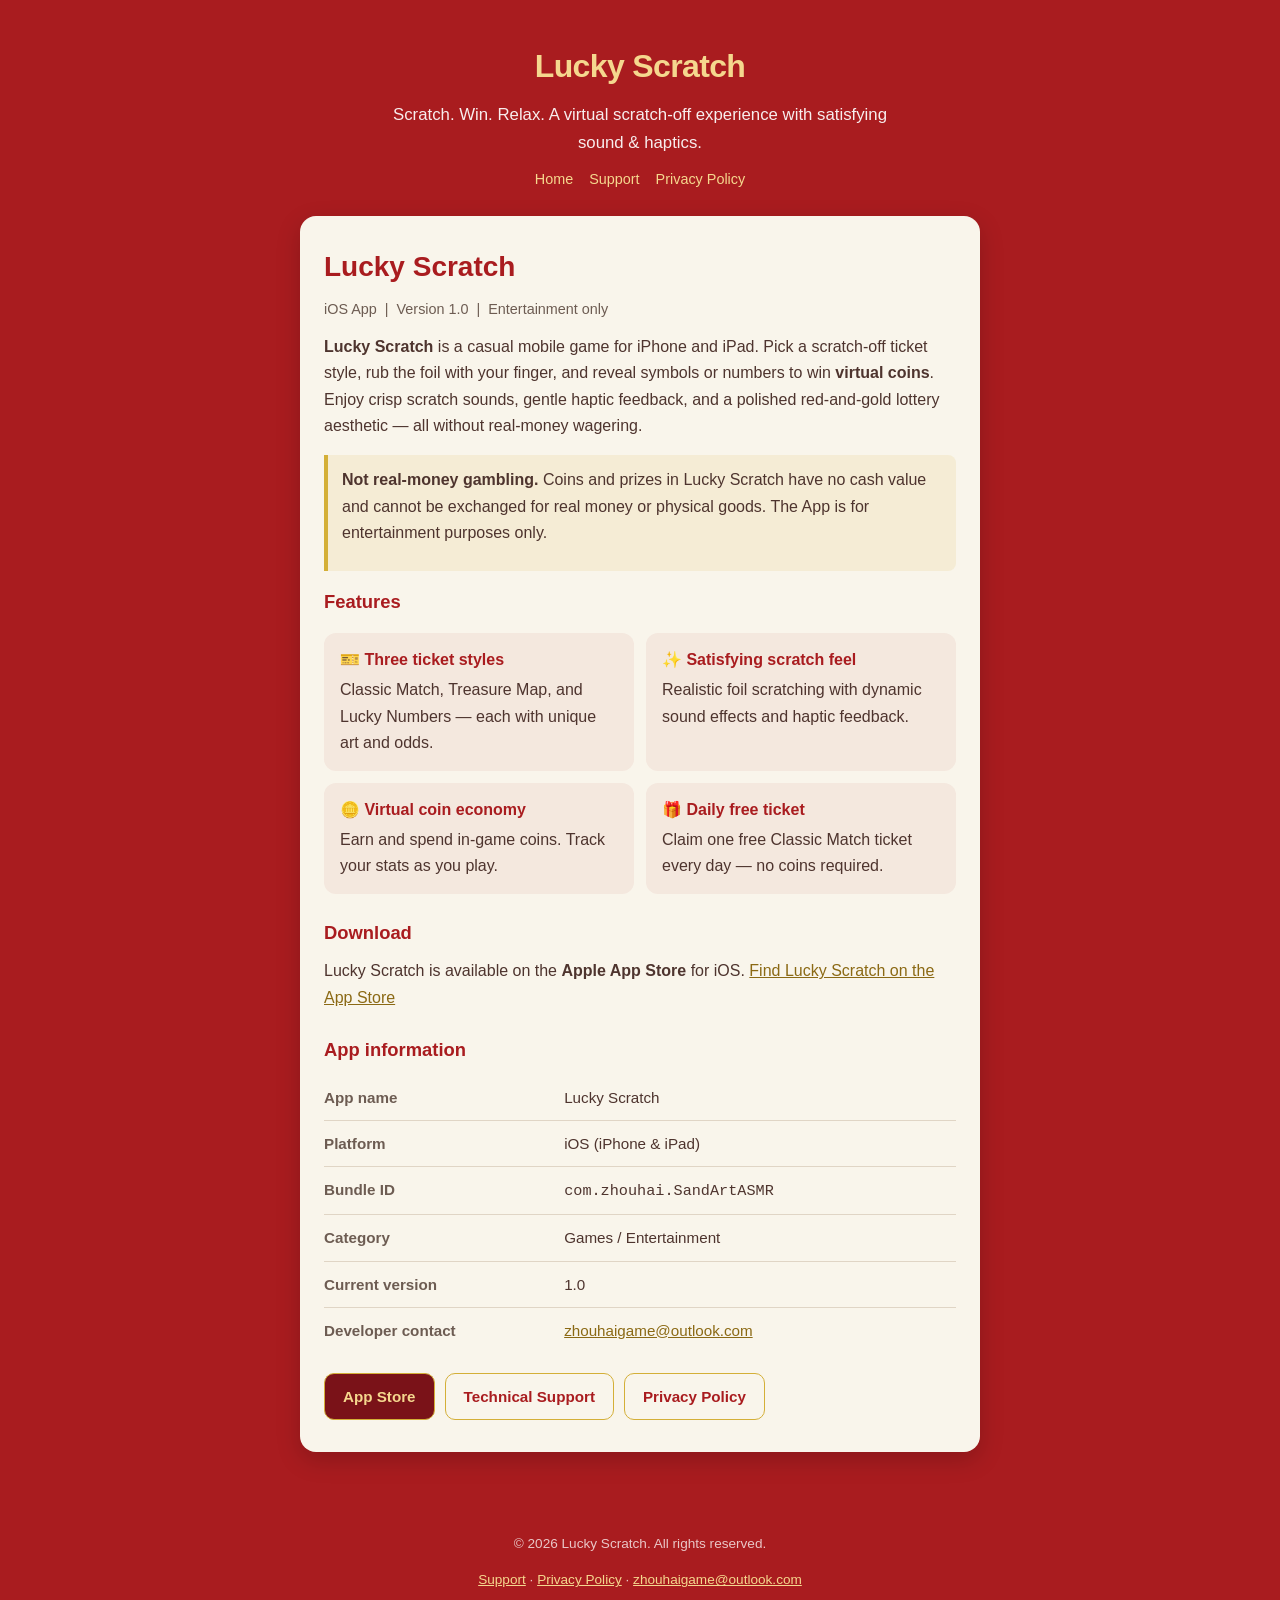
<file: index.html>
<!DOCTYPE html>
<html lang="en">
<head>
  <meta charset="UTF-8">
  <meta name="viewport" content="width=device-width, initial-scale=1">
  <meta name="description" content="Lucky Scratch — a relaxing virtual scratch-off lottery game for iOS. Scratch tickets, win virtual coins, and enjoy satisfying ASMR-style sound and haptics. Entertainment only, not real-money gambling.">
  <meta name="apple-itunes-app" content="app-id=APP_STORE_ID">
  <title>Lucky Scratch — Virtual Scratch-Off Game for iOS</title>
  <link rel="stylesheet" href="css/site.css">
  <link rel="canonical" href="https://swiftzhou.github.io/lucky-scratch-privacy/">
</head>
<body>
  <header class="site-header">
    <p class="logo">Lucky Scratch</p>
    <p class="tagline">Scratch. Win. Relax. A virtual scratch-off experience with satisfying sound &amp; haptics.</p>
    <nav class="site-nav" aria-label="Site">
      <a href="./">Home</a>
      <a href="support.html">Support</a>
      <a href="privacy/">Privacy Policy</a>
    </nav>
  </header>

  <main>
    <article class="card">
      <h1>Lucky Scratch</h1>
      <p class="meta">iOS App &nbsp;|&nbsp; Version 1.0 &nbsp;|&nbsp; Entertainment only</p>

      <p>
        <strong>Lucky Scratch</strong> is a casual mobile game for iPhone and iPad.
        Pick a scratch-off ticket style, rub the foil with your finger, and reveal symbols or numbers to win <strong>virtual coins</strong>.
        Enjoy crisp scratch sounds, gentle haptic feedback, and a polished red-and-gold lottery aesthetic — all without real-money wagering.
      </p>

      <div class="notice">
        <p><strong>Not real-money gambling.</strong> Coins and prizes in Lucky Scratch have no cash value and cannot be exchanged for real money or physical goods. The App is for entertainment purposes only.</p>
      </div>

      <h2>Features</h2>
      <div class="feature-grid">
        <div class="feature">
          <strong>🎫 Three ticket styles</strong>
          Classic Match, Treasure Map, and Lucky Numbers — each with unique art and odds.
        </div>
        <div class="feature">
          <strong>✨ Satisfying scratch feel</strong>
          Realistic foil scratching with dynamic sound effects and haptic feedback.
        </div>
        <div class="feature">
          <strong>🪙 Virtual coin economy</strong>
          Earn and spend in-game coins. Track your stats as you play.
        </div>
        <div class="feature">
          <strong>🎁 Daily free ticket</strong>
          Claim one free Classic Match ticket every day — no coins required.
        </div>
      </div>

      <h2>Download</h2>
      <p>
        Lucky Scratch is available on the <strong>Apple App Store</strong> for iOS.
        <!-- After App Store approval, replace # with your App Store URL, e.g. https://apps.apple.com/app/idXXXXXXXXXX -->
        <a id="app-store-link" href="https://apps.apple.com/search?term=Lucky%20Scratch">Find Lucky Scratch on the App Store</a>
      </p>

      <h2>App information</h2>
      <table class="info-table">
        <tr>
          <th>App name</th>
          <td>Lucky Scratch</td>
        </tr>
        <tr>
          <th>Platform</th>
          <td>iOS (iPhone &amp; iPad)</td>
        </tr>
        <tr>
          <th>Bundle ID</th>
          <td><code>com.zhouhai.SandArtASMR</code></td>
        </tr>
        <tr>
          <th>Category</th>
          <td>Games / Entertainment</td>
        </tr>
        <tr>
          <th>Current version</th>
          <td>1.0</td>
        </tr>
        <tr>
          <th>Developer contact</th>
          <td><a href="mailto:zhouhaigame@outlook.com">zhouhaigame@outlook.com</a></td>
        </tr>
      </table>

      <div class="btn-row">
        <a class="btn btn-primary" href="https://apps.apple.com/search?term=Lucky%20Scratch">App Store</a>
        <a class="btn btn-secondary" href="support.html">Technical Support</a>
        <a class="btn btn-secondary" href="privacy/">Privacy Policy</a>
      </div>
    </article>
  </main>

  <footer class="site-footer">
    <p>&copy; 2026 Lucky Scratch. All rights reserved.</p>
    <p>
      <a href="support.html">Support</a> &middot;
      <a href="privacy/">Privacy Policy</a> &middot;
      <a href="mailto:zhouhaigame@outlook.com">zhouhaigame@outlook.com</a>
    </p>
  </footer>
</body>
</html>
</file>
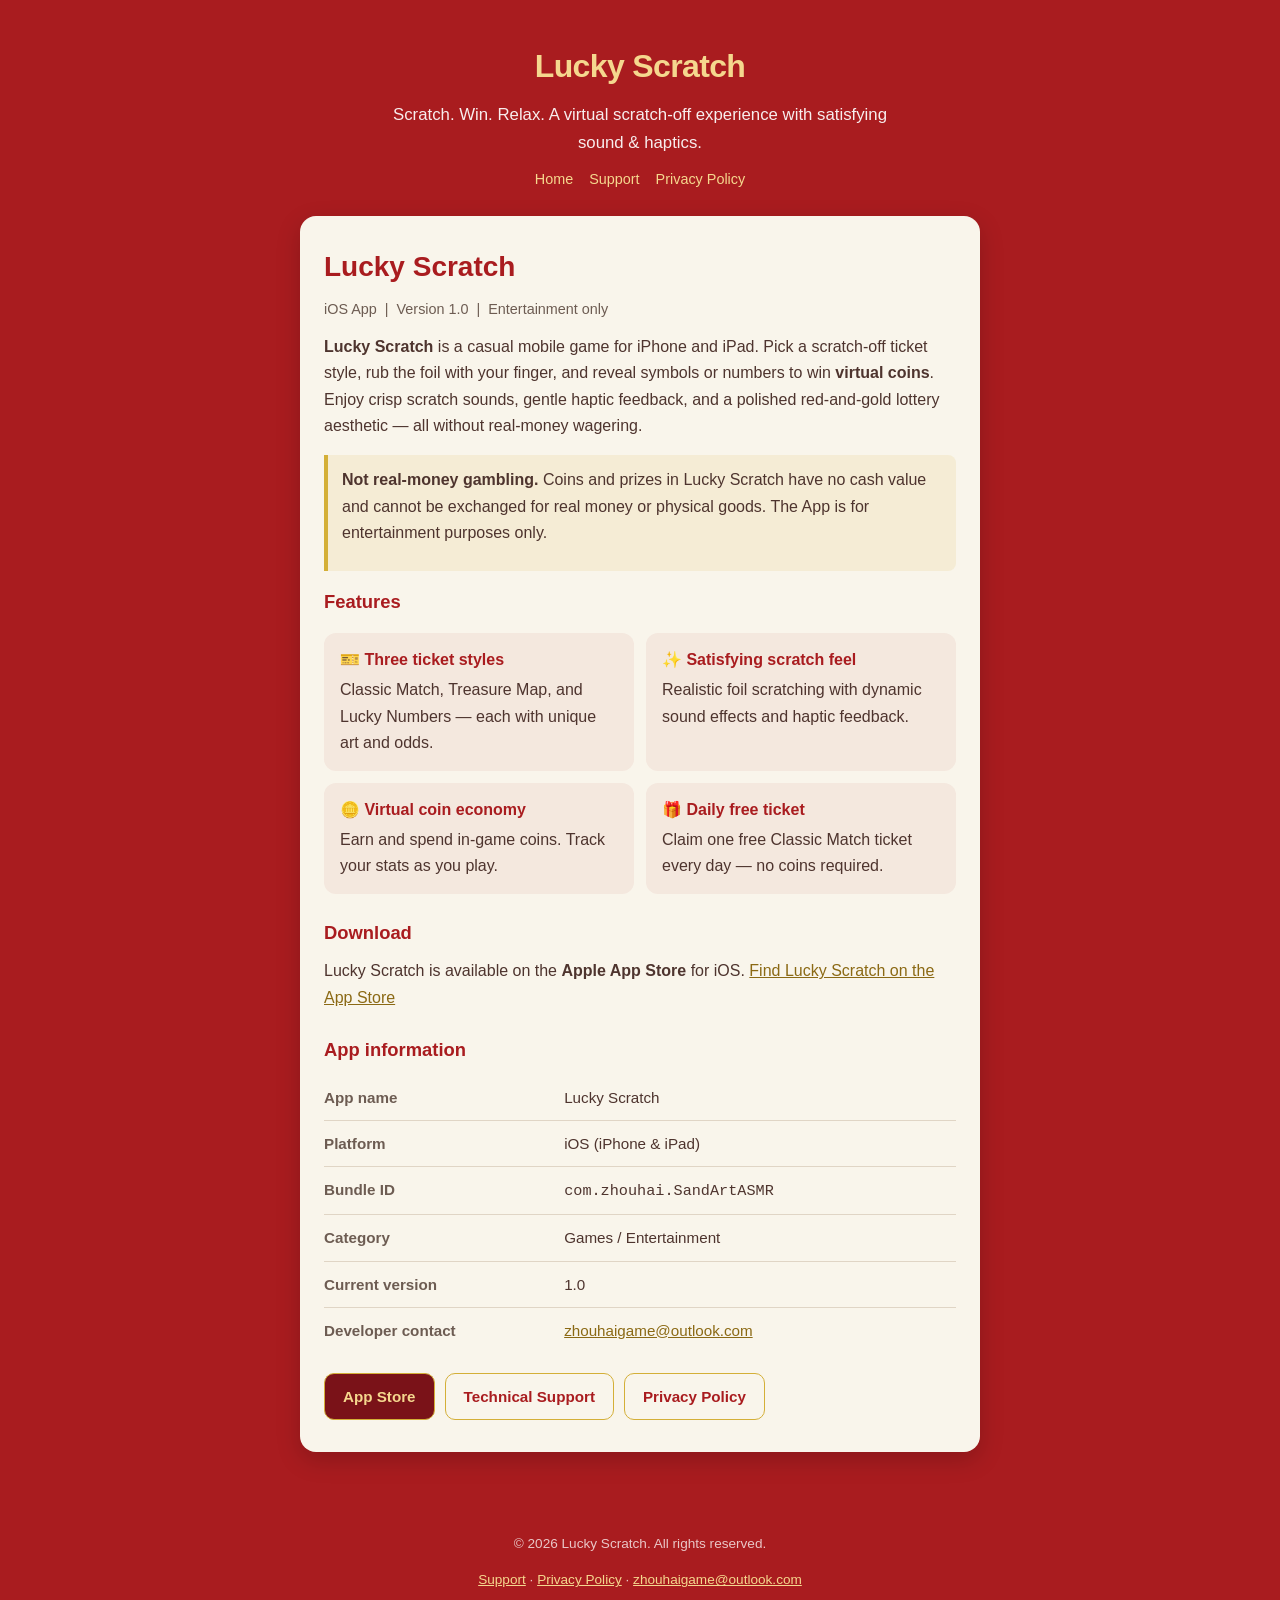
<file: docs/index.html>
<!DOCTYPE html>
<html lang="en">
<head>
  <meta charset="UTF-8">
  <meta name="viewport" content="width=device-width, initial-scale=1">
  <meta name="description" content="Lucky Scratch — a relaxing virtual scratch-off lottery game for iOS. Scratch tickets, win virtual coins, and enjoy satisfying ASMR-style sound and haptics. Entertainment only, not real-money gambling.">
  <meta name="apple-itunes-app" content="app-id=APP_STORE_ID">
  <title>Lucky Scratch — Virtual Scratch-Off Game for iOS</title>
  <link rel="stylesheet" href="css/site.css">
  <link rel="canonical" href="https://swiftzhou.github.io/lucky-scratch-privacy/">
</head>
<body>
  <header class="site-header">
    <p class="logo">Lucky Scratch</p>
    <p class="tagline">Scratch. Win. Relax. A virtual scratch-off experience with satisfying sound &amp; haptics.</p>
    <nav class="site-nav" aria-label="Site">
      <a href="./">Home</a>
      <a href="privacy/support.html">Support</a>
      <a href="privacy/">Privacy Policy</a>
    </nav>
  </header>

  <main>
    <article class="card">
      <h1>Lucky Scratch</h1>
      <p class="meta">iOS App &nbsp;|&nbsp; Version 1.0 &nbsp;|&nbsp; Entertainment only</p>

      <p>
        <strong>Lucky Scratch</strong> is a casual mobile game for iPhone and iPad.
        Pick a scratch-off ticket style, rub the foil with your finger, and reveal symbols or numbers to win <strong>virtual coins</strong>.
        Enjoy crisp scratch sounds, gentle haptic feedback, and a polished red-and-gold lottery aesthetic — all without real-money wagering.
      </p>

      <div class="notice">
        <p><strong>Not real-money gambling.</strong> Coins and prizes in Lucky Scratch have no cash value and cannot be exchanged for real money or physical goods. The App is for entertainment purposes only.</p>
      </div>

      <h2>Features</h2>
      <div class="feature-grid">
        <div class="feature">
          <strong>🎫 Three ticket styles</strong>
          Classic Match, Treasure Map, and Lucky Numbers — each with unique art and odds.
        </div>
        <div class="feature">
          <strong>✨ Satisfying scratch feel</strong>
          Realistic foil scratching with dynamic sound effects and haptic feedback.
        </div>
        <div class="feature">
          <strong>🪙 Virtual coin economy</strong>
          Earn and spend in-game coins. Track your stats as you play.
        </div>
        <div class="feature">
          <strong>🎁 Daily free ticket</strong>
          Claim one free Classic Match ticket every day — no coins required.
        </div>
      </div>

      <h2>Download</h2>
      <p>
        Lucky Scratch is available on the <strong>Apple App Store</strong> for iOS.
        <!-- After App Store approval, replace # with your App Store URL, e.g. https://apps.apple.com/app/idXXXXXXXXXX -->
        <a id="app-store-link" href="https://apps.apple.com/search?term=Lucky%20Scratch">Find Lucky Scratch on the App Store</a>
      </p>

      <h2>App information</h2>
      <table class="info-table">
        <tr>
          <th>App name</th>
          <td>Lucky Scratch</td>
        </tr>
        <tr>
          <th>Platform</th>
          <td>iOS (iPhone &amp; iPad)</td>
        </tr>
        <tr>
          <th>Bundle ID</th>
          <td><code>com.zhouhai.SandArtASMR</code></td>
        </tr>
        <tr>
          <th>Category</th>
          <td>Games / Entertainment</td>
        </tr>
        <tr>
          <th>Current version</th>
          <td>1.0</td>
        </tr>
        <tr>
          <th>Developer contact</th>
          <td><a href="mailto:zhouhaigame@outlook.com">zhouhaigame@outlook.com</a></td>
        </tr>
      </table>

      <div class="btn-row">
        <a class="btn btn-primary" href="https://apps.apple.com/search?term=Lucky%20Scratch">App Store</a>
        <a class="btn btn-secondary" href="support.html">Technical Support</a>
        <a class="btn btn-secondary" href="privacy/">Privacy Policy</a>
      </div>
    </article>
  </main>

  <footer class="site-footer">
    <p>&copy; 2026 Lucky Scratch. All rights reserved.</p>
    <p>
      <a href="privacy/support.html">Support</a> &middot;
      <a href="privacy/">Privacy Policy</a> &middot;
      <a href="mailto:zhouhaigame@outlook.com">zhouhaigame@outlook.com</a>
    </p>
  </footer>
</body>
</html>
</file>
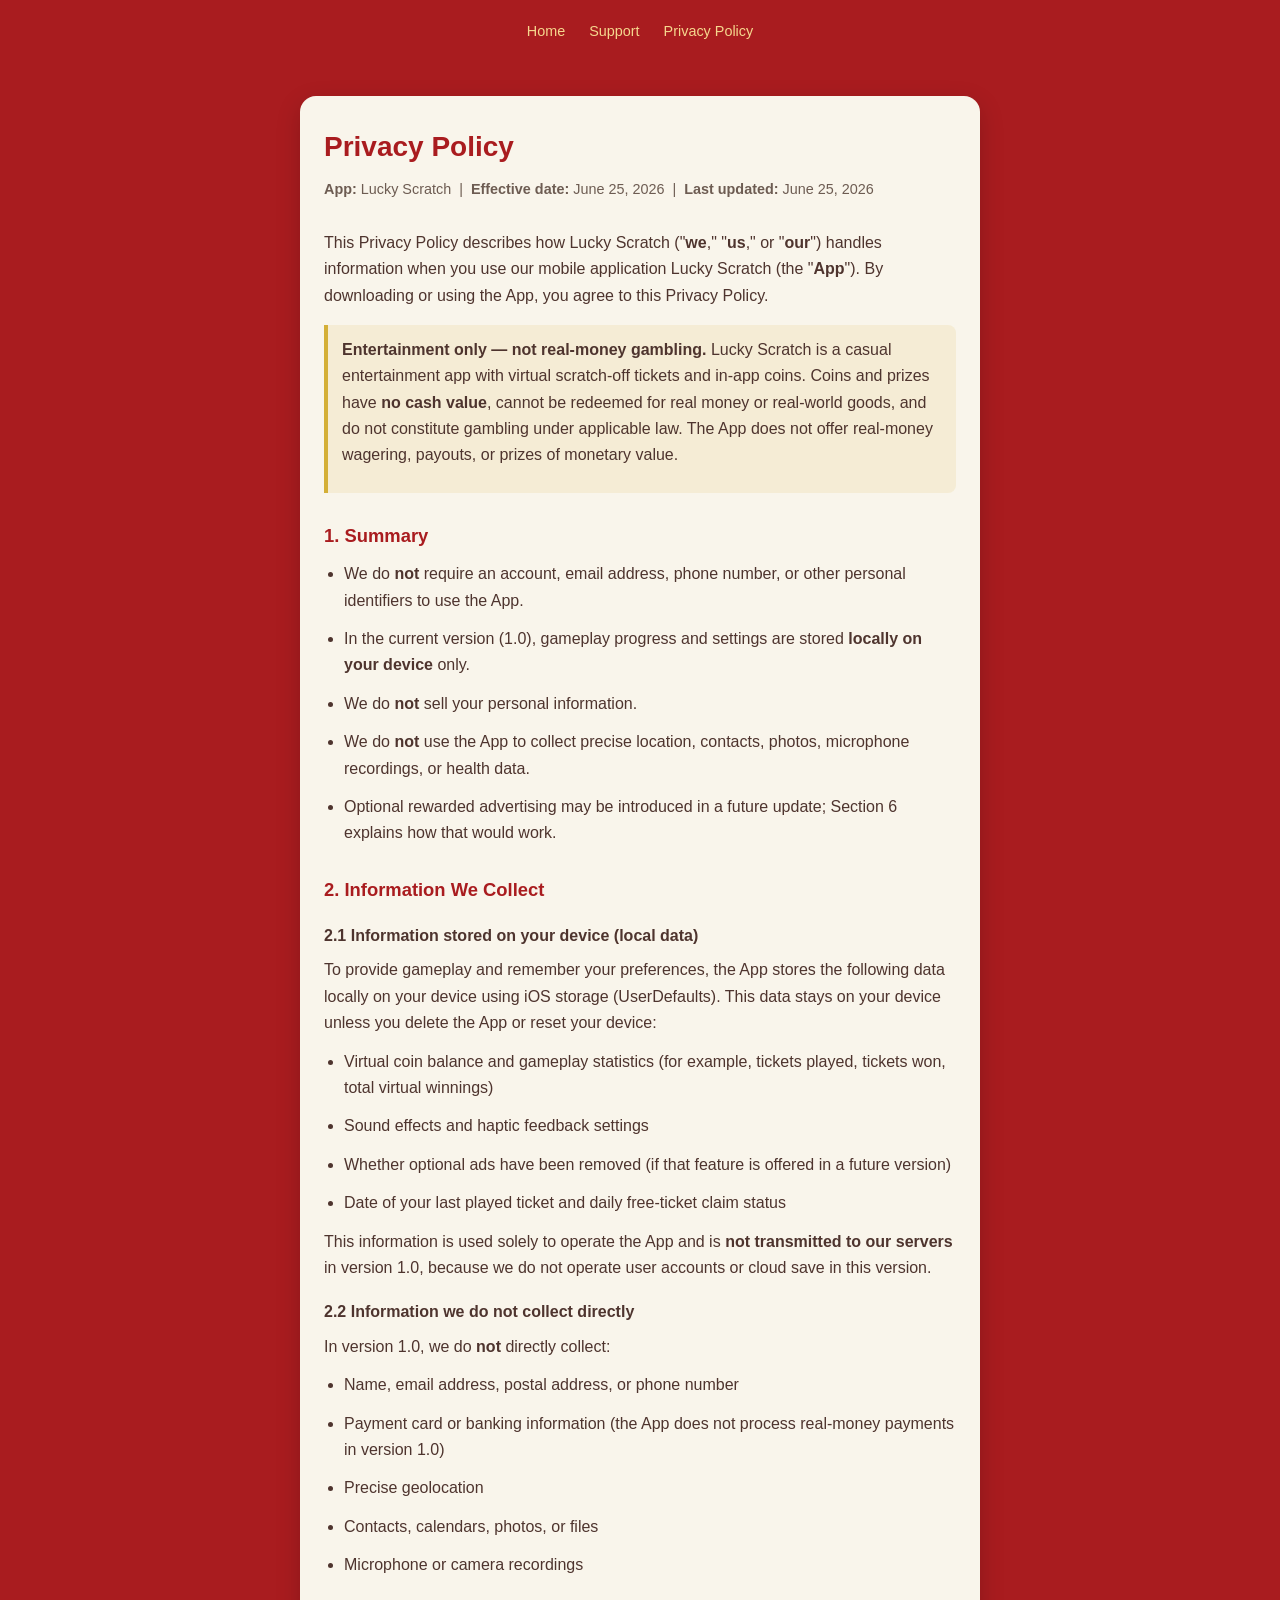
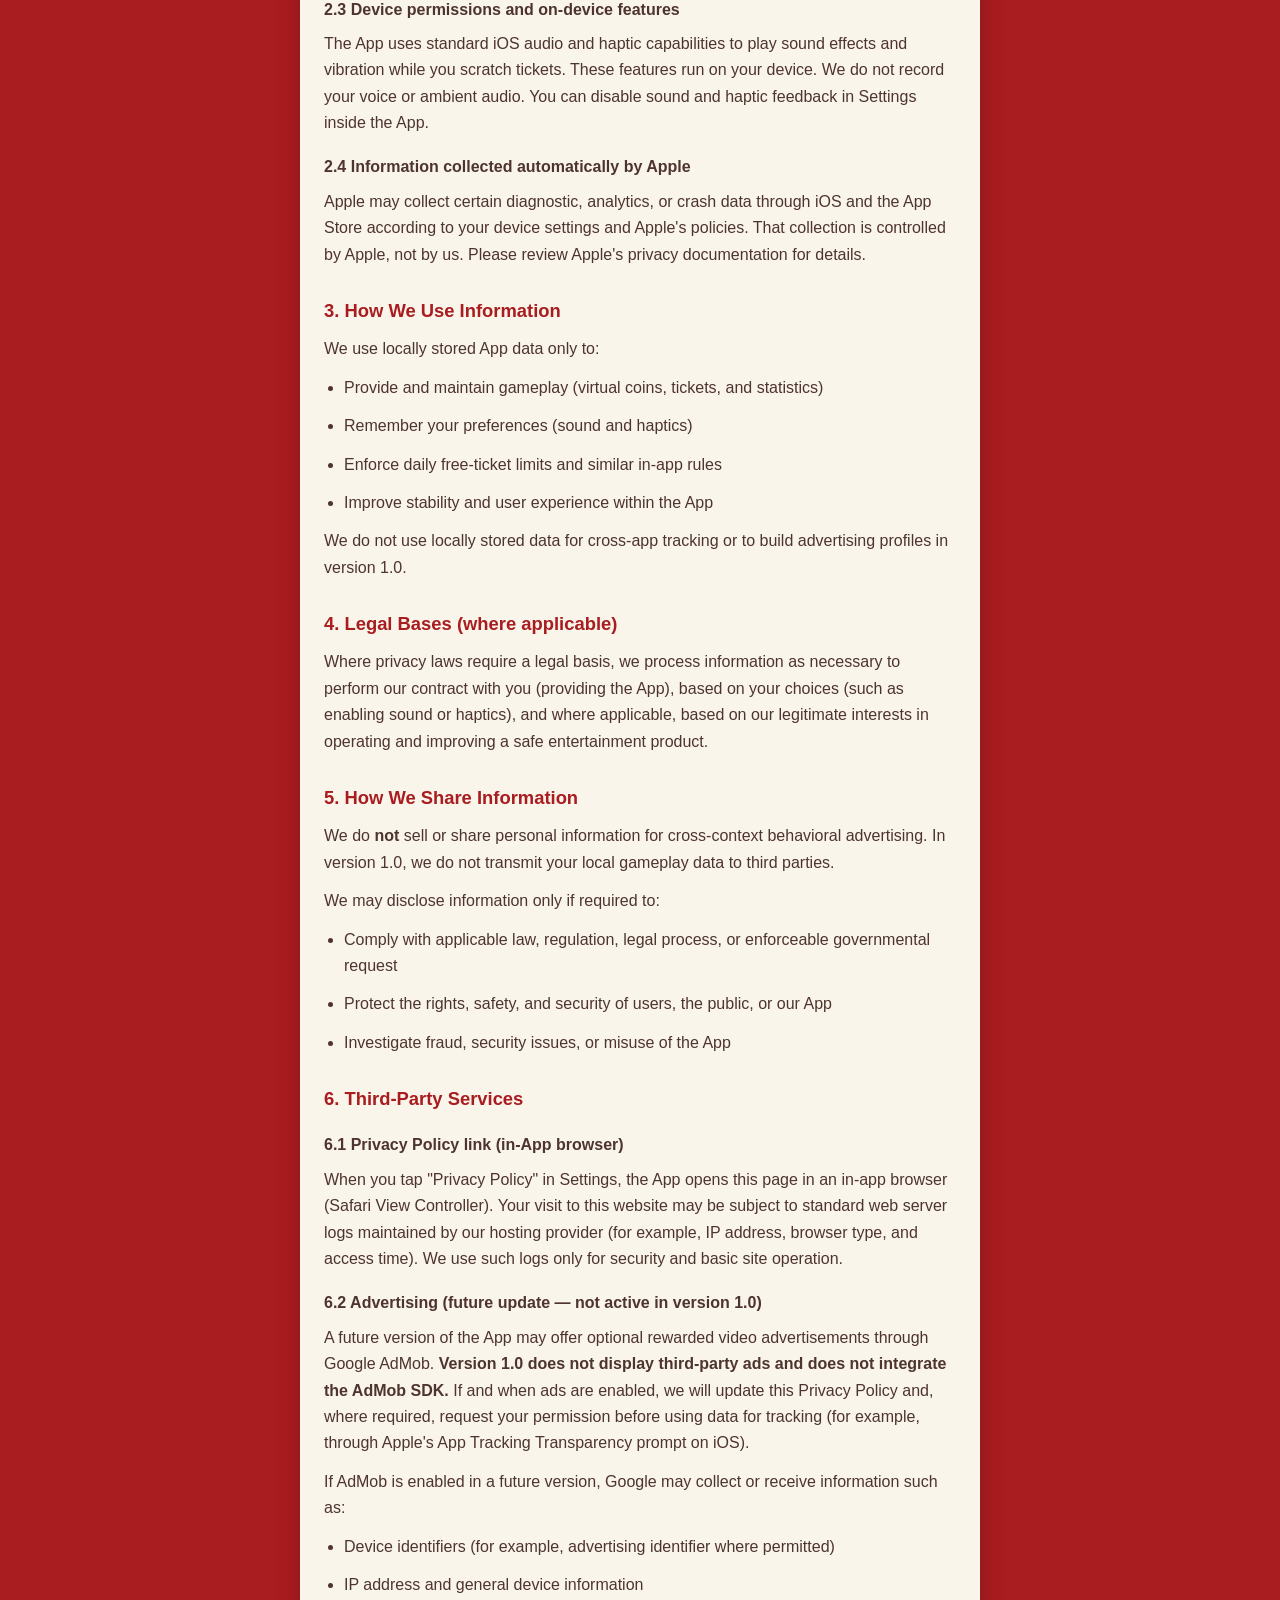
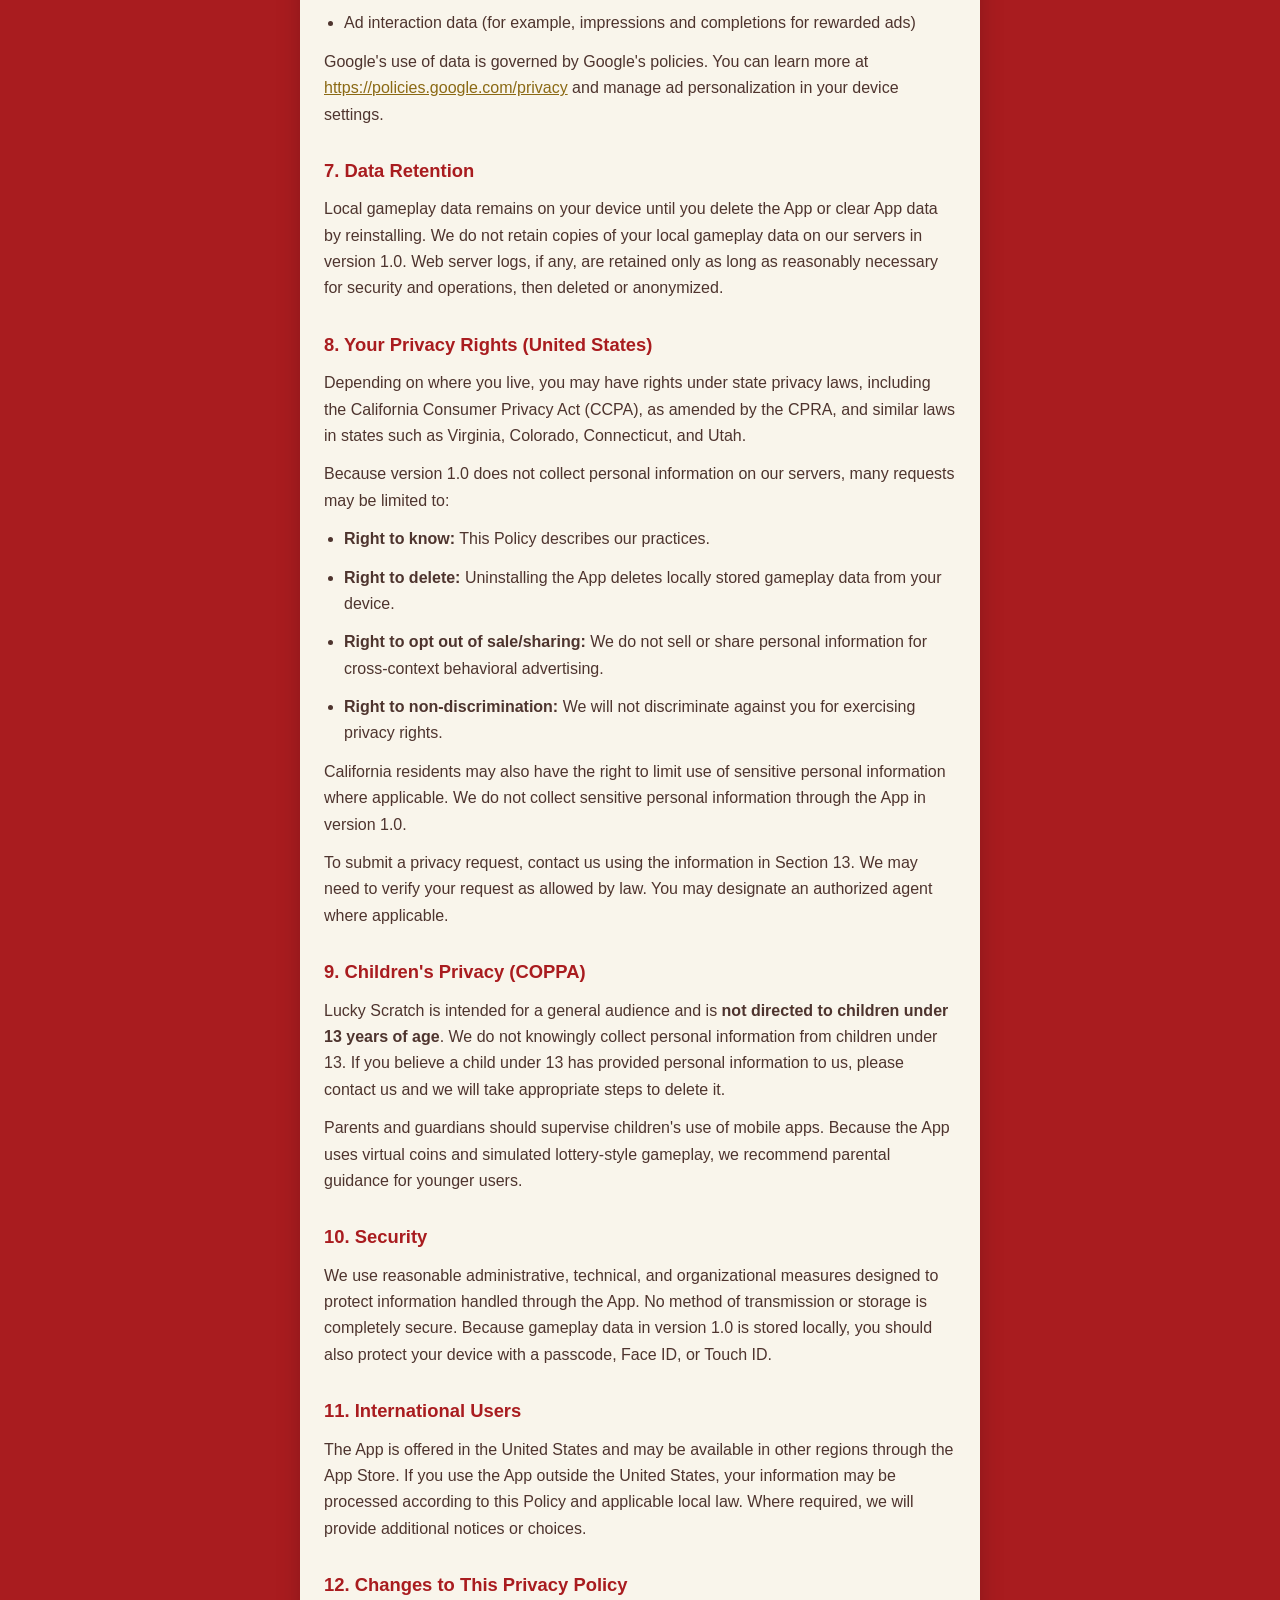
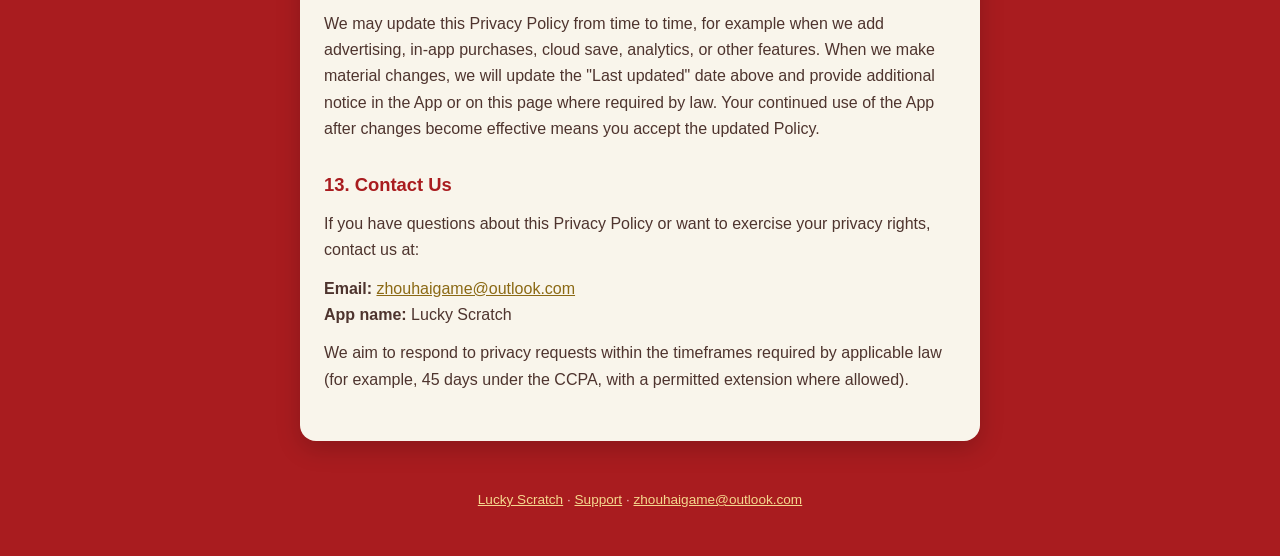
<file: privacy/index.html>
<!DOCTYPE html>
<html lang="en">
<head>
  <meta charset="UTF-8">
  <meta name="viewport" content="width=device-width, initial-scale=1">
  <title>Privacy Policy — Lucky Scratch</title>
  <style>
    :root {
      --bg: #A91C1F;
      --paper: #F9F5EB;
      --text: #4E342E;
      --muted: #6D5C52;
      --gold: #D4AF37;
    }
    * { box-sizing: border-box; }
    body {
      margin: 0;
      font-family: -apple-system, BlinkMacSystemFont, "Segoe UI", Roboto, Helvetica, Arial, sans-serif;
      font-size: 16px;
      line-height: 1.65;
      color: var(--text);
      background: var(--bg);
    }
    main {
      max-width: 720px;
      margin: 0 auto;
      padding: 32px 20px 48px;
    }
    article {
      background: var(--paper);
      border-radius: 16px;
      padding: 28px 24px 36px;
      box-shadow: 0 8px 24px rgba(0, 0, 0, 0.18);
    }
    h1 {
      margin: 0 0 8px;
      font-size: 1.75rem;
      color: var(--bg);
    }
    .meta {
      margin: 0 0 28px;
      font-size: 0.9rem;
      color: var(--muted);
    }
    h2 {
      margin: 28px 0 10px;
      font-size: 1.15rem;
      color: var(--bg);
    }
    h3 {
      margin: 18px 0 8px;
      font-size: 1rem;
    }
    p, li { margin: 0 0 12px; }
    ul { margin: 0 0 12px; padding-left: 1.25rem; }
    a { color: #8B6914; }
    strong { font-weight: 600; }
    .notice {
      border-left: 4px solid var(--gold);
      padding: 12px 14px;
      margin: 16px 0;
      background: rgba(212, 175, 55, 0.12);
      border-radius: 0 8px 8px 0;
    }
    .site-nav {
      text-align: center;
      padding: 20px;
      font-size: 0.9rem;
    }
    .site-nav a {
      color: #F5D78E;
      margin: 0 10px;
      text-decoration: none;
      font-weight: 500;
    }
    .site-footer {
      text-align: center;
      padding: 0 20px 32px;
      font-size: 0.85rem;
      color: rgba(255, 255, 255, 0.75);
    }
    .site-footer a { color: #F5D78E; }
  </style>
  <link rel="canonical" href="https://swiftzhou.github.io/lucky-scratch-privacy/privacy/">
</head>
<body>
  <nav class="site-nav" aria-label="Site">
    <a href="../">Home</a>
    <a href="../support.html">Support</a>
    <a href="../privacy/">Privacy Policy</a>
  </nav>
  <main>
    <article>
      <h1>Privacy Policy</h1>
      <p class="meta"><strong>App:</strong> Lucky Scratch &nbsp;|&nbsp; <strong>Effective date:</strong> June 25, 2026 &nbsp;|&nbsp; <strong>Last updated:</strong> June 25, 2026</p>

      <p>
        This Privacy Policy describes how Lucky Scratch ("<strong>we</strong>," "<strong>us</strong>," or "<strong>our</strong>")
        handles information when you use our mobile application Lucky Scratch (the "<strong>App</strong>").
        By downloading or using the App, you agree to this Privacy Policy.
      </p>

      <div class="notice">
        <p><strong>Entertainment only — not real-money gambling.</strong> Lucky Scratch is a casual entertainment app with virtual scratch-off tickets and in-app coins. Coins and prizes have <strong>no cash value</strong>, cannot be redeemed for real money or real-world goods, and do not constitute gambling under applicable law. The App does not offer real-money wagering, payouts, or prizes of monetary value.</p>
      </div>

      <h2>1. Summary</h2>
      <ul>
        <li>We do <strong>not</strong> require an account, email address, phone number, or other personal identifiers to use the App.</li>
        <li>In the current version (1.0), gameplay progress and settings are stored <strong>locally on your device</strong> only.</li>
        <li>We do <strong>not</strong> sell your personal information.</li>
        <li>We do <strong>not</strong> use the App to collect precise location, contacts, photos, microphone recordings, or health data.</li>
        <li>Optional rewarded advertising may be introduced in a future update; Section 6 explains how that would work.</li>
      </ul>

      <h2>2. Information We Collect</h2>

      <h3>2.1 Information stored on your device (local data)</h3>
      <p>
        To provide gameplay and remember your preferences, the App stores the following data locally on your device
        using iOS storage (UserDefaults). This data stays on your device unless you delete the App or reset your device:
      </p>
      <ul>
        <li>Virtual coin balance and gameplay statistics (for example, tickets played, tickets won, total virtual winnings)</li>
        <li>Sound effects and haptic feedback settings</li>
        <li>Whether optional ads have been removed (if that feature is offered in a future version)</li>
        <li>Date of your last played ticket and daily free-ticket claim status</li>
      </ul>
      <p>
        This information is used solely to operate the App and is <strong>not transmitted to our servers</strong>
        in version 1.0, because we do not operate user accounts or cloud save in this version.
      </p>

      <h3>2.2 Information we do not collect directly</h3>
      <p>In version 1.0, we do <strong>not</strong> directly collect:</p>
      <ul>
        <li>Name, email address, postal address, or phone number</li>
        <li>Payment card or banking information (the App does not process real-money payments in version 1.0)</li>
        <li>Precise geolocation</li>
        <li>Contacts, calendars, photos, or files</li>
        <li>Microphone or camera recordings</li>
      </ul>

      <h3>2.3 Device permissions and on-device features</h3>
      <p>
        The App uses standard iOS audio and haptic capabilities to play sound effects and vibration while you scratch tickets.
        These features run on your device. We do not record your voice or ambient audio.
        You can disable sound and haptic feedback in Settings inside the App.
      </p>

      <h3>2.4 Information collected automatically by Apple</h3>
      <p>
        Apple may collect certain diagnostic, analytics, or crash data through iOS and the App Store according to your device settings
        and Apple's policies. That collection is controlled by Apple, not by us. Please review Apple's privacy documentation for details.
      </p>

      <h2>3. How We Use Information</h2>
      <p>We use locally stored App data only to:</p>
      <ul>
        <li>Provide and maintain gameplay (virtual coins, tickets, and statistics)</li>
        <li>Remember your preferences (sound and haptics)</li>
        <li>Enforce daily free-ticket limits and similar in-app rules</li>
        <li>Improve stability and user experience within the App</li>
      </ul>
      <p>We do not use locally stored data for cross-app tracking or to build advertising profiles in version 1.0.</p>

      <h2>4. Legal Bases (where applicable)</h2>
      <p>
        Where privacy laws require a legal basis, we process information as necessary to perform our contract with you
        (providing the App), based on your choices (such as enabling sound or haptics), and where applicable,
        based on our legitimate interests in operating and improving a safe entertainment product.
      </p>

      <h2>5. How We Share Information</h2>
      <p>
        We do <strong>not</strong> sell or share personal information for cross-context behavioral advertising.
        In version 1.0, we do not transmit your local gameplay data to third parties.
      </p>
      <p>We may disclose information only if required to:</p>
      <ul>
        <li>Comply with applicable law, regulation, legal process, or enforceable governmental request</li>
        <li>Protect the rights, safety, and security of users, the public, or our App</li>
        <li>Investigate fraud, security issues, or misuse of the App</li>
      </ul>

      <h2>6. Third-Party Services</h2>

      <h3>6.1 Privacy Policy link (in-App browser)</h3>
      <p>
        When you tap "Privacy Policy" in Settings, the App opens this page in an in-app browser (Safari View Controller).
        Your visit to this website may be subject to standard web server logs maintained by our hosting provider
        (for example, IP address, browser type, and access time). We use such logs only for security and basic site operation.
      </p>

      <h3>6.2 Advertising (future update — not active in version 1.0)</h3>
      <p>
        A future version of the App may offer optional rewarded video advertisements through Google AdMob.
        <strong>Version 1.0 does not display third-party ads and does not integrate the AdMob SDK.</strong>
        If and when ads are enabled, we will update this Privacy Policy and, where required, request your permission
        before using data for tracking (for example, through Apple's App Tracking Transparency prompt on iOS).
      </p>
      <p>If AdMob is enabled in a future version, Google may collect or receive information such as:</p>
      <ul>
        <li>Device identifiers (for example, advertising identifier where permitted)</li>
        <li>IP address and general device information</li>
        <li>Ad interaction data (for example, impressions and completions for rewarded ads)</li>
      </ul>
      <p>
        Google's use of data is governed by Google's policies. You can learn more at
        <a href="https://policies.google.com/privacy" rel="noopener noreferrer">https://policies.google.com/privacy</a>
        and manage ad personalization in your device settings.
      </p>

      <h2>7. Data Retention</h2>
      <p>
        Local gameplay data remains on your device until you delete the App or clear App data by reinstalling.
        We do not retain copies of your local gameplay data on our servers in version 1.0.
        Web server logs, if any, are retained only as long as reasonably necessary for security and operations,
        then deleted or anonymized.
      </p>

      <h2>8. Your Privacy Rights (United States)</h2>
      <p>
        Depending on where you live, you may have rights under state privacy laws, including the
        California Consumer Privacy Act (CCPA), as amended by the CPRA, and similar laws in states such as
        Virginia, Colorado, Connecticut, and Utah.
      </p>
      <p>Because version 1.0 does not collect personal information on our servers, many requests may be limited to:</p>
      <ul>
        <li><strong>Right to know:</strong> This Policy describes our practices.</li>
        <li><strong>Right to delete:</strong> Uninstalling the App deletes locally stored gameplay data from your device.</li>
        <li><strong>Right to opt out of sale/sharing:</strong> We do not sell or share personal information for cross-context behavioral advertising.</li>
        <li><strong>Right to non-discrimination:</strong> We will not discriminate against you for exercising privacy rights.</li>
      </ul>
      <p>
        California residents may also have the right to limit use of sensitive personal information where applicable.
        We do not collect sensitive personal information through the App in version 1.0.
      </p>
      <p>
        To submit a privacy request, contact us using the information in Section 13.
        We may need to verify your request as allowed by law. You may designate an authorized agent where applicable.
      </p>

      <h2>9. Children's Privacy (COPPA)</h2>
      <p>
        Lucky Scratch is intended for a general audience and is <strong>not directed to children under 13 years of age</strong>.
        We do not knowingly collect personal information from children under 13.
        If you believe a child under 13 has provided personal information to us, please contact us and we will take appropriate steps to delete it.
      </p>
      <p>
        Parents and guardians should supervise children's use of mobile apps.
        Because the App uses virtual coins and simulated lottery-style gameplay, we recommend parental guidance for younger users.
      </p>

      <h2>10. Security</h2>
      <p>
        We use reasonable administrative, technical, and organizational measures designed to protect information handled through the App.
        No method of transmission or storage is completely secure. Because gameplay data in version 1.0 is stored locally,
        you should also protect your device with a passcode, Face ID, or Touch ID.
      </p>

      <h2>11. International Users</h2>
      <p>
        The App is offered in the United States and may be available in other regions through the App Store.
        If you use the App outside the United States, your information may be processed according to this Policy
        and applicable local law. Where required, we will provide additional notices or choices.
      </p>

      <h2>12. Changes to This Privacy Policy</h2>
      <p>
        We may update this Privacy Policy from time to time, for example when we add advertising, in-app purchases,
        cloud save, analytics, or other features. When we make material changes, we will update the "Last updated" date above
        and provide additional notice in the App or on this page where required by law.
        Your continued use of the App after changes become effective means you accept the updated Policy.
      </p>

      <h2>13. Contact Us</h2>
      <p>
        If you have questions about this Privacy Policy or want to exercise your privacy rights, contact us at:
      </p>
      <p>
        <strong>Email:</strong> <a href="mailto:zhouhaigame@outlook.com">zhouhaigame@outlook.com</a><br>
        <strong>App name:</strong> Lucky Scratch
      </p>
      <p>
        We aim to respond to privacy requests within the timeframes required by applicable law (for example, 45 days under the CCPA, with a permitted extension where allowed).
      </p>
    </article>
  </main>
  <footer class="site-footer">
    <p><a href="../">Lucky Scratch</a> &middot; <a href="../support.html">Support</a> &middot; <a href="mailto:zhouhaigame@outlook.com">zhouhaigame@outlook.com</a></p>
  </footer>
</body>
</html>
</file>
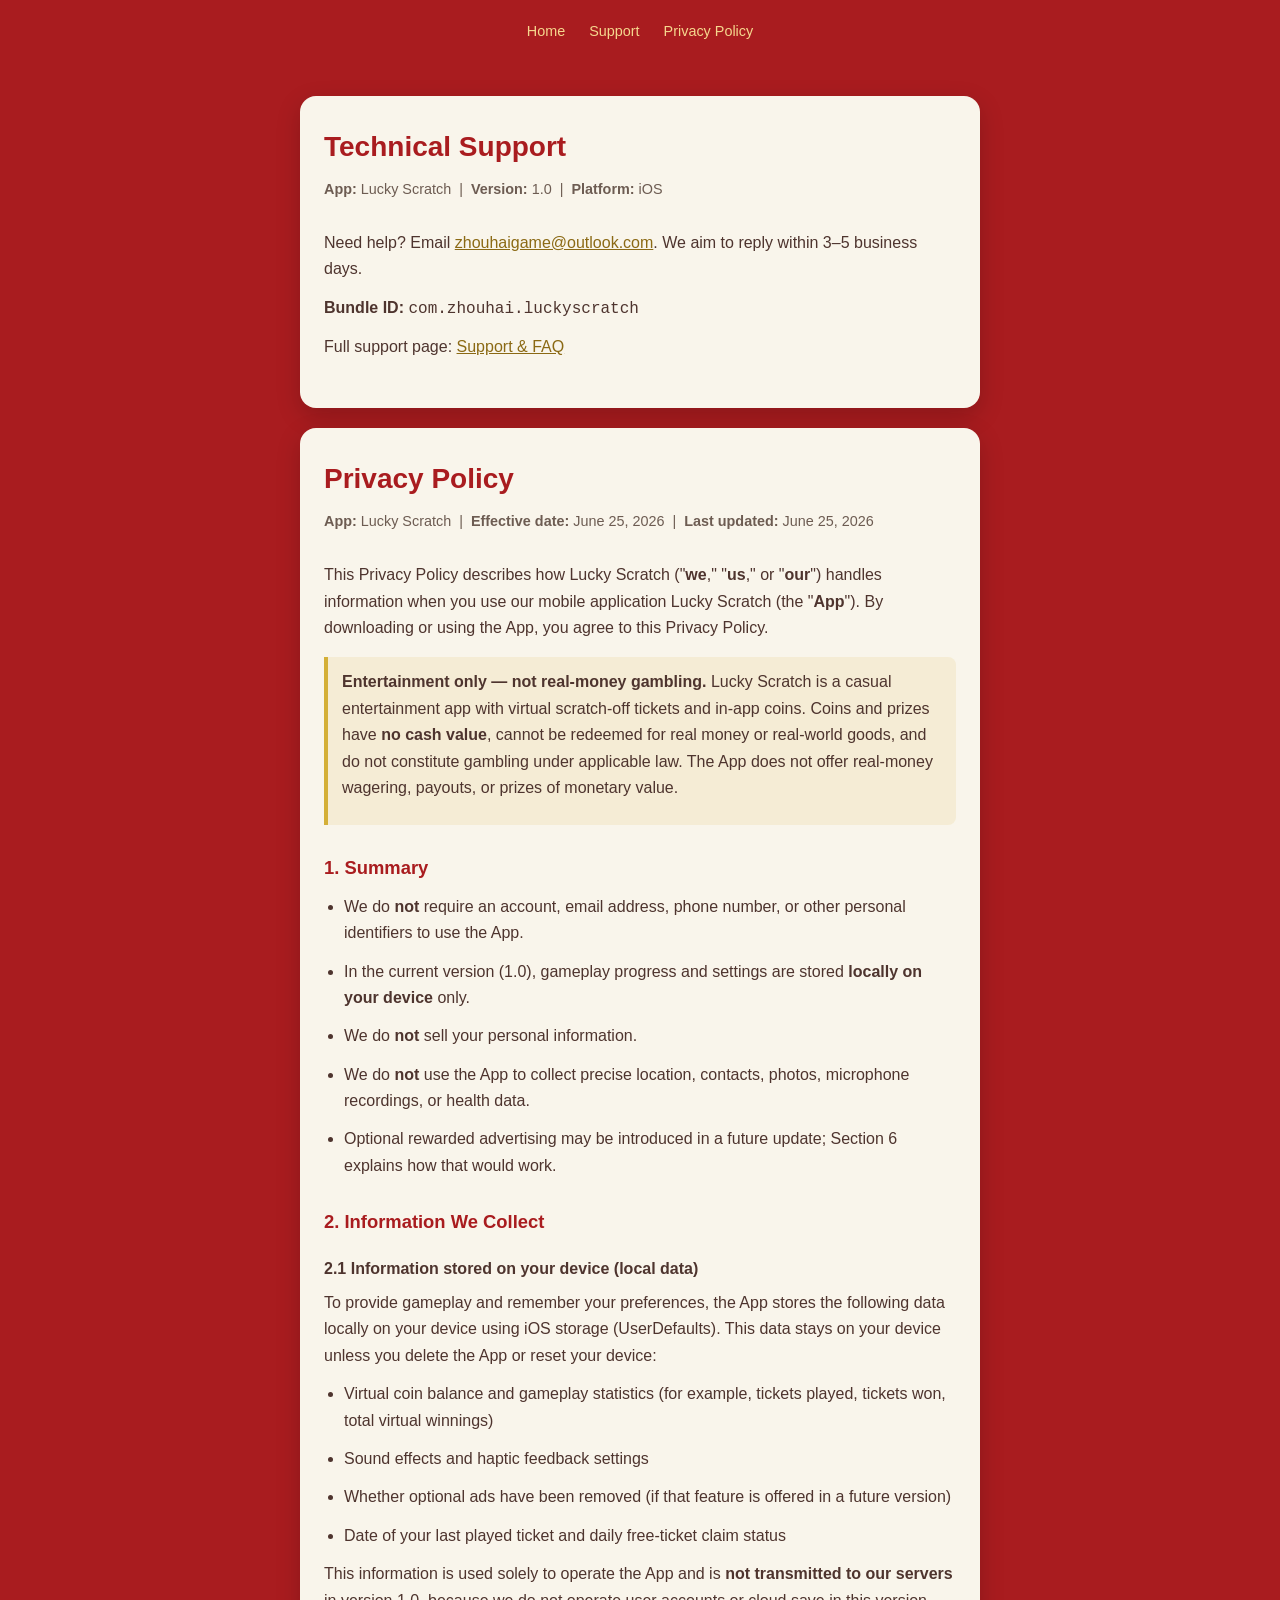
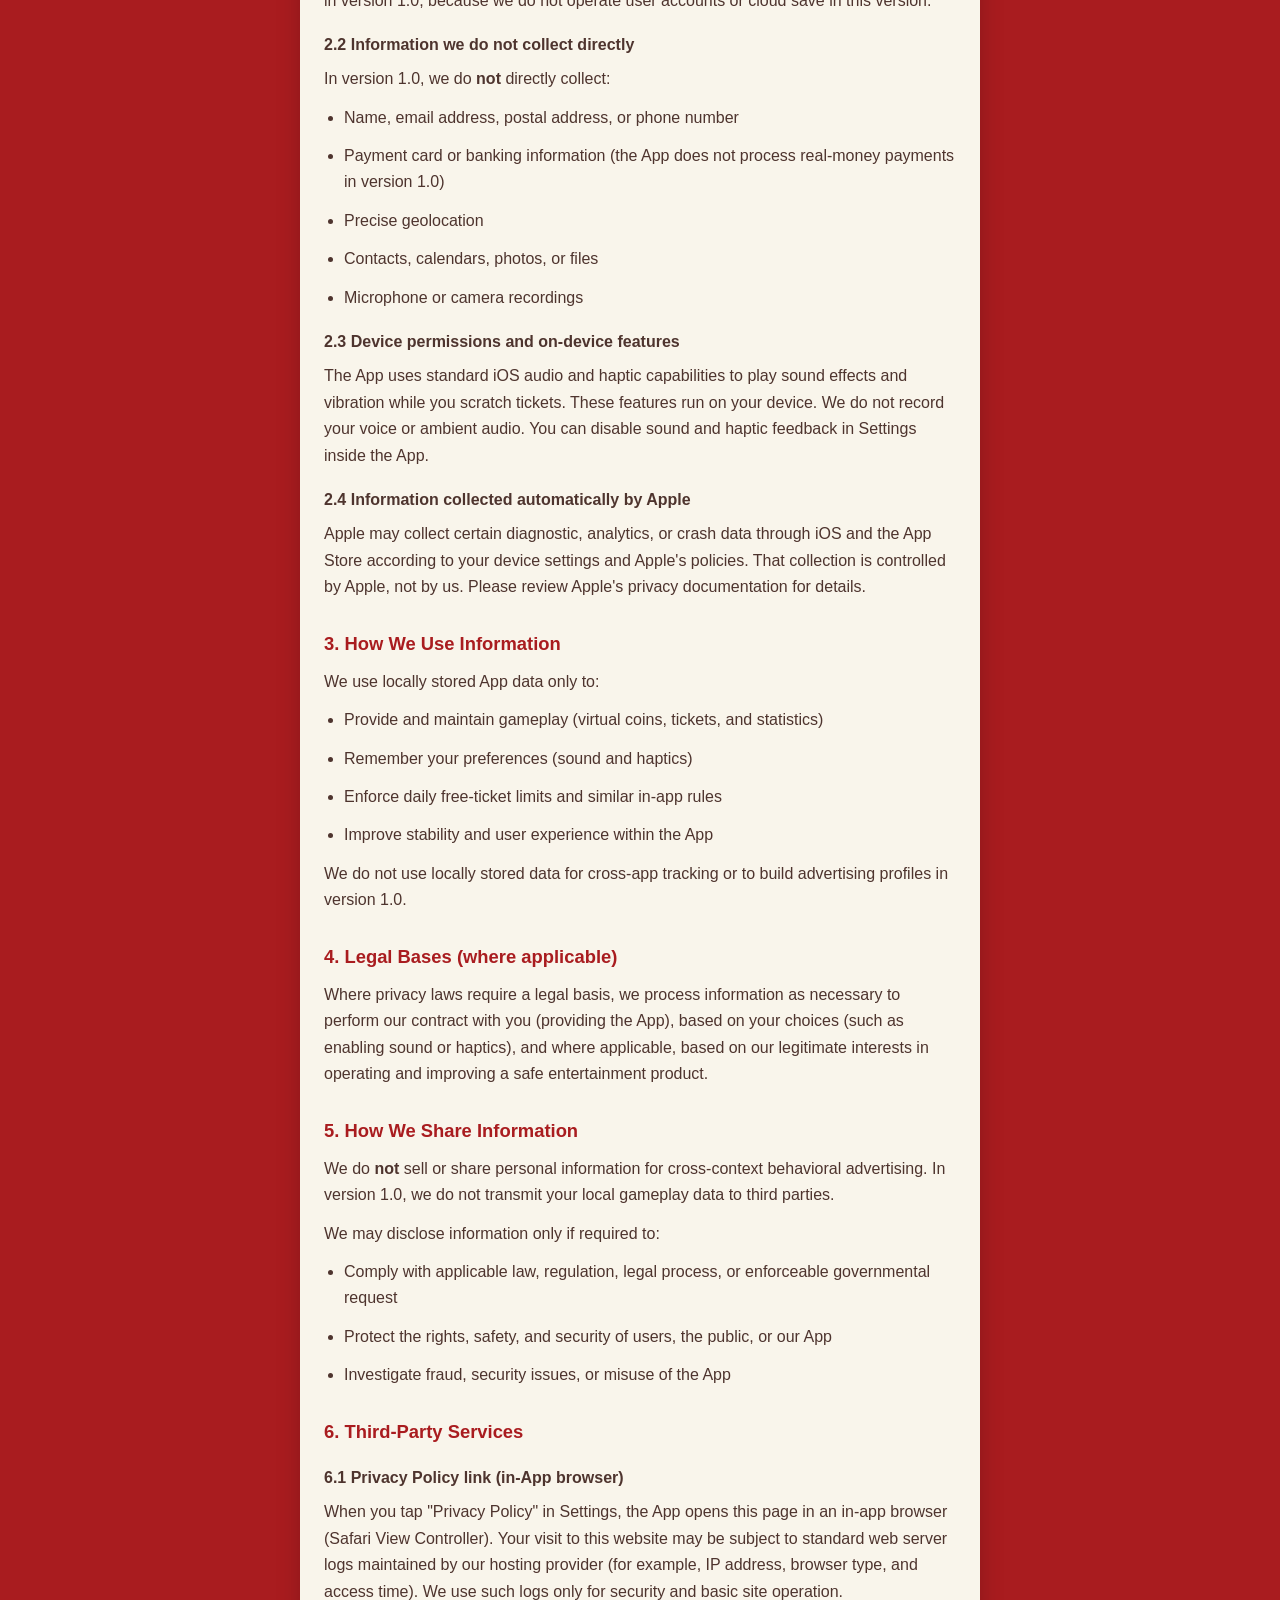
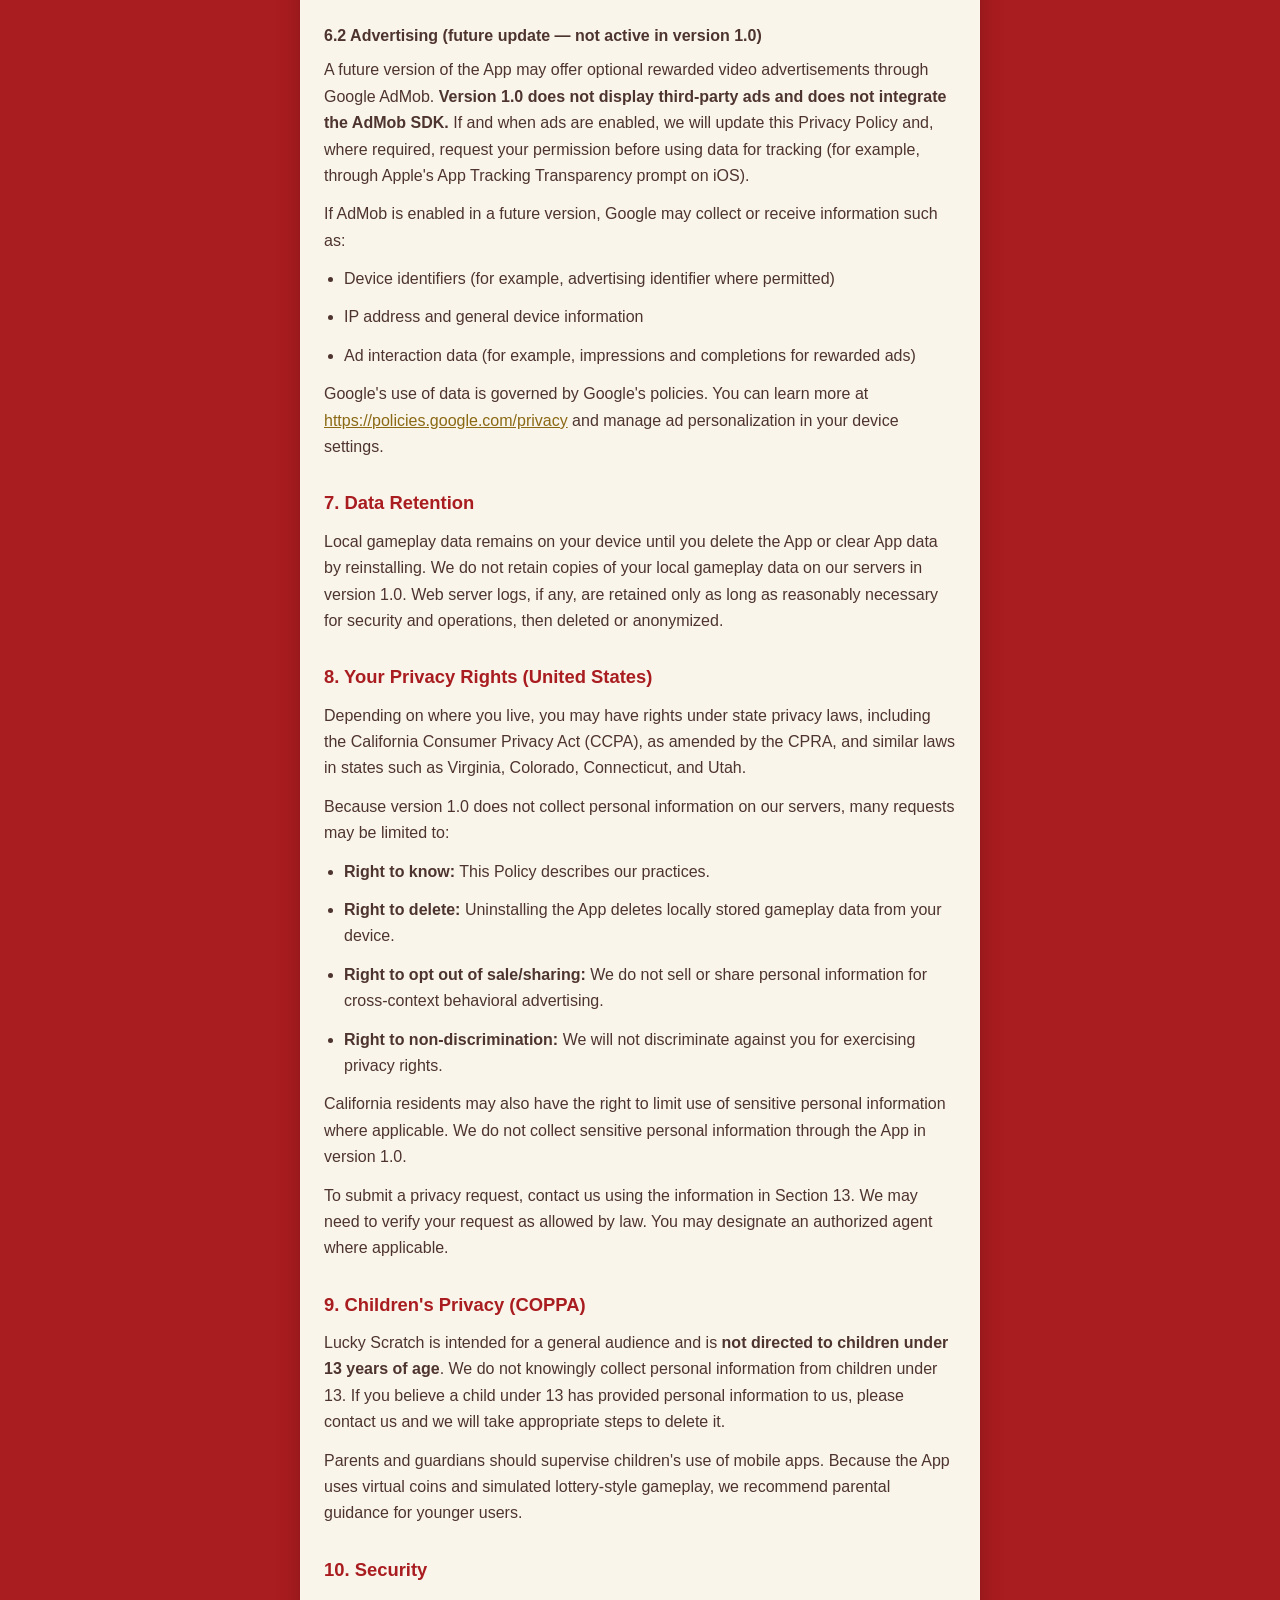
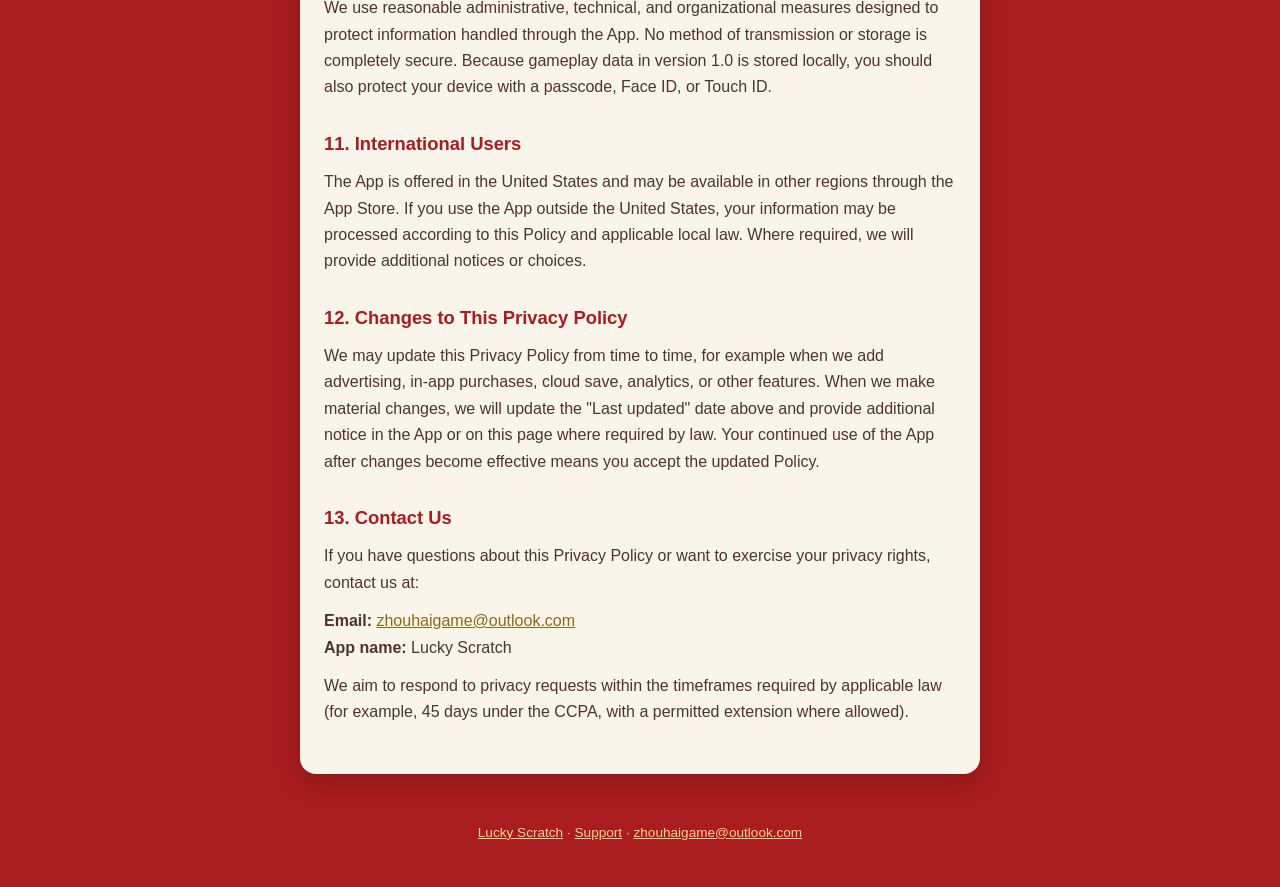
<file: docs/privacy/index.html>
<!DOCTYPE html>
<html lang="en">
<head>
  <meta charset="UTF-8">
  <meta name="viewport" content="width=device-width, initial-scale=1">
  <title>Privacy Policy — Lucky Scratch</title>
  <style>
    :root {
      --bg: #A91C1F;
      --paper: #F9F5EB;
      --text: #4E342E;
      --muted: #6D5C52;
      --gold: #D4AF37;
    }
    * { box-sizing: border-box; }
    body {
      margin: 0;
      font-family: -apple-system, BlinkMacSystemFont, "Segoe UI", Roboto, Helvetica, Arial, sans-serif;
      font-size: 16px;
      line-height: 1.65;
      color: var(--text);
      background: var(--bg);
    }
    main {
      max-width: 720px;
      margin: 0 auto;
      padding: 32px 20px 48px;
    }
    article {
      background: var(--paper);
      border-radius: 16px;
      padding: 28px 24px 36px;
      box-shadow: 0 8px 24px rgba(0, 0, 0, 0.18);
    }
    h1 {
      margin: 0 0 8px;
      font-size: 1.75rem;
      color: var(--bg);
    }
    .meta {
      margin: 0 0 28px;
      font-size: 0.9rem;
      color: var(--muted);
    }
    h2 {
      margin: 28px 0 10px;
      font-size: 1.15rem;
      color: var(--bg);
    }
    h3 {
      margin: 18px 0 8px;
      font-size: 1rem;
    }
    p, li { margin: 0 0 12px; }
    ul { margin: 0 0 12px; padding-left: 1.25rem; }
    a { color: #8B6914; }
    strong { font-weight: 600; }
    .notice {
      border-left: 4px solid var(--gold);
      padding: 12px 14px;
      margin: 16px 0;
      background: rgba(212, 175, 55, 0.12);
      border-radius: 0 8px 8px 0;
    }
    .site-nav {
      text-align: center;
      padding: 20px;
      font-size: 0.9rem;
    }
    .site-nav a {
      color: #F5D78E;
      margin: 0 10px;
      text-decoration: none;
      font-weight: 500;
    }
    .site-footer {
      text-align: center;
      padding: 0 20px 32px;
      font-size: 0.85rem;
      color: rgba(255, 255, 255, 0.75);
    }
    .site-footer a { color: #F5D78E; }
  </style>
  <link rel="canonical" href="https://swiftzhou.github.io/lucky-scratch-privacy/privacy/">
</head>
<body>
  <nav class="site-nav" aria-label="Site">
    <a href="../">Home</a>
    <a href="support.html">Support</a>
    <a href="./">Privacy Policy</a>
  </nav>
  <main>
    <article id="support">
      <h1>Technical Support</h1>
      <p class="meta"><strong>App:</strong> Lucky Scratch &nbsp;|&nbsp; <strong>Version:</strong> 1.0 &nbsp;|&nbsp; <strong>Platform:</strong> iOS</p>
      <p>Need help? Email <a href="mailto:zhouhaigame@outlook.com">zhouhaigame@outlook.com</a>. We aim to reply within 3–5 business days.</p>
      <p><strong>Bundle ID:</strong> <code>com.zhouhai.luckyscratch</code></p>
      <p>Full support page: <a href="support.html">Support &amp; FAQ</a></p>
    </article>
    <article style="margin-top:20px">
      <h1>Privacy Policy</h1>
      <p class="meta"><strong>App:</strong> Lucky Scratch &nbsp;|&nbsp; <strong>Effective date:</strong> June 25, 2026 &nbsp;|&nbsp; <strong>Last updated:</strong> June 25, 2026</p>

      <p>
        This Privacy Policy describes how Lucky Scratch ("<strong>we</strong>," "<strong>us</strong>," or "<strong>our</strong>")
        handles information when you use our mobile application Lucky Scratch (the "<strong>App</strong>").
        By downloading or using the App, you agree to this Privacy Policy.
      </p>

      <div class="notice">
        <p><strong>Entertainment only — not real-money gambling.</strong> Lucky Scratch is a casual entertainment app with virtual scratch-off tickets and in-app coins. Coins and prizes have <strong>no cash value</strong>, cannot be redeemed for real money or real-world goods, and do not constitute gambling under applicable law. The App does not offer real-money wagering, payouts, or prizes of monetary value.</p>
      </div>

      <h2>1. Summary</h2>
      <ul>
        <li>We do <strong>not</strong> require an account, email address, phone number, or other personal identifiers to use the App.</li>
        <li>In the current version (1.0), gameplay progress and settings are stored <strong>locally on your device</strong> only.</li>
        <li>We do <strong>not</strong> sell your personal information.</li>
        <li>We do <strong>not</strong> use the App to collect precise location, contacts, photos, microphone recordings, or health data.</li>
        <li>Optional rewarded advertising may be introduced in a future update; Section 6 explains how that would work.</li>
      </ul>

      <h2>2. Information We Collect</h2>

      <h3>2.1 Information stored on your device (local data)</h3>
      <p>
        To provide gameplay and remember your preferences, the App stores the following data locally on your device
        using iOS storage (UserDefaults). This data stays on your device unless you delete the App or reset your device:
      </p>
      <ul>
        <li>Virtual coin balance and gameplay statistics (for example, tickets played, tickets won, total virtual winnings)</li>
        <li>Sound effects and haptic feedback settings</li>
        <li>Whether optional ads have been removed (if that feature is offered in a future version)</li>
        <li>Date of your last played ticket and daily free-ticket claim status</li>
      </ul>
      <p>
        This information is used solely to operate the App and is <strong>not transmitted to our servers</strong>
        in version 1.0, because we do not operate user accounts or cloud save in this version.
      </p>

      <h3>2.2 Information we do not collect directly</h3>
      <p>In version 1.0, we do <strong>not</strong> directly collect:</p>
      <ul>
        <li>Name, email address, postal address, or phone number</li>
        <li>Payment card or banking information (the App does not process real-money payments in version 1.0)</li>
        <li>Precise geolocation</li>
        <li>Contacts, calendars, photos, or files</li>
        <li>Microphone or camera recordings</li>
      </ul>

      <h3>2.3 Device permissions and on-device features</h3>
      <p>
        The App uses standard iOS audio and haptic capabilities to play sound effects and vibration while you scratch tickets.
        These features run on your device. We do not record your voice or ambient audio.
        You can disable sound and haptic feedback in Settings inside the App.
      </p>

      <h3>2.4 Information collected automatically by Apple</h3>
      <p>
        Apple may collect certain diagnostic, analytics, or crash data through iOS and the App Store according to your device settings
        and Apple's policies. That collection is controlled by Apple, not by us. Please review Apple's privacy documentation for details.
      </p>

      <h2>3. How We Use Information</h2>
      <p>We use locally stored App data only to:</p>
      <ul>
        <li>Provide and maintain gameplay (virtual coins, tickets, and statistics)</li>
        <li>Remember your preferences (sound and haptics)</li>
        <li>Enforce daily free-ticket limits and similar in-app rules</li>
        <li>Improve stability and user experience within the App</li>
      </ul>
      <p>We do not use locally stored data for cross-app tracking or to build advertising profiles in version 1.0.</p>

      <h2>4. Legal Bases (where applicable)</h2>
      <p>
        Where privacy laws require a legal basis, we process information as necessary to perform our contract with you
        (providing the App), based on your choices (such as enabling sound or haptics), and where applicable,
        based on our legitimate interests in operating and improving a safe entertainment product.
      </p>

      <h2>5. How We Share Information</h2>
      <p>
        We do <strong>not</strong> sell or share personal information for cross-context behavioral advertising.
        In version 1.0, we do not transmit your local gameplay data to third parties.
      </p>
      <p>We may disclose information only if required to:</p>
      <ul>
        <li>Comply with applicable law, regulation, legal process, or enforceable governmental request</li>
        <li>Protect the rights, safety, and security of users, the public, or our App</li>
        <li>Investigate fraud, security issues, or misuse of the App</li>
      </ul>

      <h2>6. Third-Party Services</h2>

      <h3>6.1 Privacy Policy link (in-App browser)</h3>
      <p>
        When you tap "Privacy Policy" in Settings, the App opens this page in an in-app browser (Safari View Controller).
        Your visit to this website may be subject to standard web server logs maintained by our hosting provider
        (for example, IP address, browser type, and access time). We use such logs only for security and basic site operation.
      </p>

      <h3>6.2 Advertising (future update — not active in version 1.0)</h3>
      <p>
        A future version of the App may offer optional rewarded video advertisements through Google AdMob.
        <strong>Version 1.0 does not display third-party ads and does not integrate the AdMob SDK.</strong>
        If and when ads are enabled, we will update this Privacy Policy and, where required, request your permission
        before using data for tracking (for example, through Apple's App Tracking Transparency prompt on iOS).
      </p>
      <p>If AdMob is enabled in a future version, Google may collect or receive information such as:</p>
      <ul>
        <li>Device identifiers (for example, advertising identifier where permitted)</li>
        <li>IP address and general device information</li>
        <li>Ad interaction data (for example, impressions and completions for rewarded ads)</li>
      </ul>
      <p>
        Google's use of data is governed by Google's policies. You can learn more at
        <a href="https://policies.google.com/privacy" rel="noopener noreferrer">https://policies.google.com/privacy</a>
        and manage ad personalization in your device settings.
      </p>

      <h2>7. Data Retention</h2>
      <p>
        Local gameplay data remains on your device until you delete the App or clear App data by reinstalling.
        We do not retain copies of your local gameplay data on our servers in version 1.0.
        Web server logs, if any, are retained only as long as reasonably necessary for security and operations,
        then deleted or anonymized.
      </p>

      <h2>8. Your Privacy Rights (United States)</h2>
      <p>
        Depending on where you live, you may have rights under state privacy laws, including the
        California Consumer Privacy Act (CCPA), as amended by the CPRA, and similar laws in states such as
        Virginia, Colorado, Connecticut, and Utah.
      </p>
      <p>Because version 1.0 does not collect personal information on our servers, many requests may be limited to:</p>
      <ul>
        <li><strong>Right to know:</strong> This Policy describes our practices.</li>
        <li><strong>Right to delete:</strong> Uninstalling the App deletes locally stored gameplay data from your device.</li>
        <li><strong>Right to opt out of sale/sharing:</strong> We do not sell or share personal information for cross-context behavioral advertising.</li>
        <li><strong>Right to non-discrimination:</strong> We will not discriminate against you for exercising privacy rights.</li>
      </ul>
      <p>
        California residents may also have the right to limit use of sensitive personal information where applicable.
        We do not collect sensitive personal information through the App in version 1.0.
      </p>
      <p>
        To submit a privacy request, contact us using the information in Section 13.
        We may need to verify your request as allowed by law. You may designate an authorized agent where applicable.
      </p>

      <h2>9. Children's Privacy (COPPA)</h2>
      <p>
        Lucky Scratch is intended for a general audience and is <strong>not directed to children under 13 years of age</strong>.
        We do not knowingly collect personal information from children under 13.
        If you believe a child under 13 has provided personal information to us, please contact us and we will take appropriate steps to delete it.
      </p>
      <p>
        Parents and guardians should supervise children's use of mobile apps.
        Because the App uses virtual coins and simulated lottery-style gameplay, we recommend parental guidance for younger users.
      </p>

      <h2>10. Security</h2>
      <p>
        We use reasonable administrative, technical, and organizational measures designed to protect information handled through the App.
        No method of transmission or storage is completely secure. Because gameplay data in version 1.0 is stored locally,
        you should also protect your device with a passcode, Face ID, or Touch ID.
      </p>

      <h2>11. International Users</h2>
      <p>
        The App is offered in the United States and may be available in other regions through the App Store.
        If you use the App outside the United States, your information may be processed according to this Policy
        and applicable local law. Where required, we will provide additional notices or choices.
      </p>

      <h2>12. Changes to This Privacy Policy</h2>
      <p>
        We may update this Privacy Policy from time to time, for example when we add advertising, in-app purchases,
        cloud save, analytics, or other features. When we make material changes, we will update the "Last updated" date above
        and provide additional notice in the App or on this page where required by law.
        Your continued use of the App after changes become effective means you accept the updated Policy.
      </p>

      <h2 id="support">13. Contact Us</h2>
      <p>
        If you have questions about this Privacy Policy or want to exercise your privacy rights, contact us at:
      </p>
      <p>
        <strong>Email:</strong> <a href="mailto:zhouhaigame@outlook.com">zhouhaigame@outlook.com</a><br>
        <strong>App name:</strong> Lucky Scratch
      </p>
      <p>
        We aim to respond to privacy requests within the timeframes required by applicable law (for example, 45 days under the CCPA, with a permitted extension where allowed).
      </p>
    </article>
  </main>
  <footer class="site-footer">
    <p><a href="../">Lucky Scratch</a> &middot; <a href="support.html">Support</a> &middot; <a href="mailto:zhouhaigame@outlook.com">zhouhaigame@outlook.com</a></p>
  </footer>
</body>
</html>
</file>
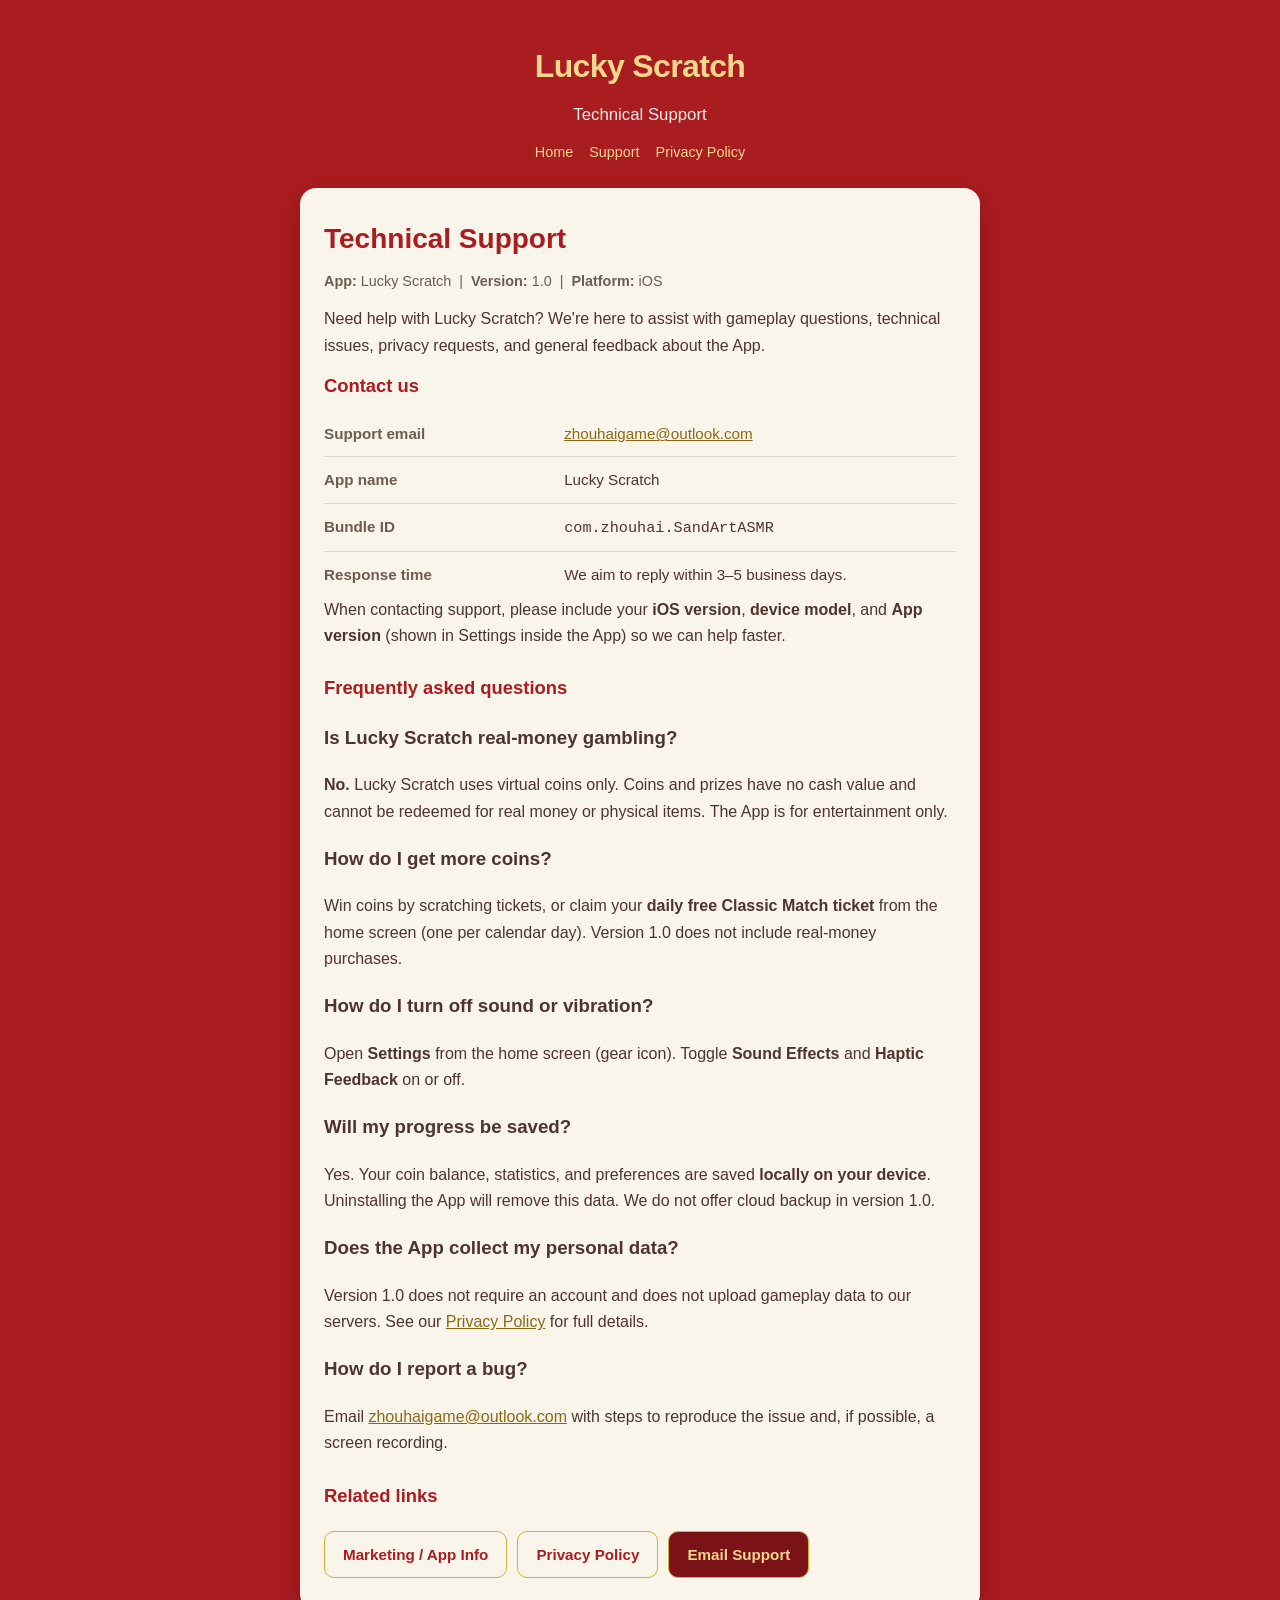
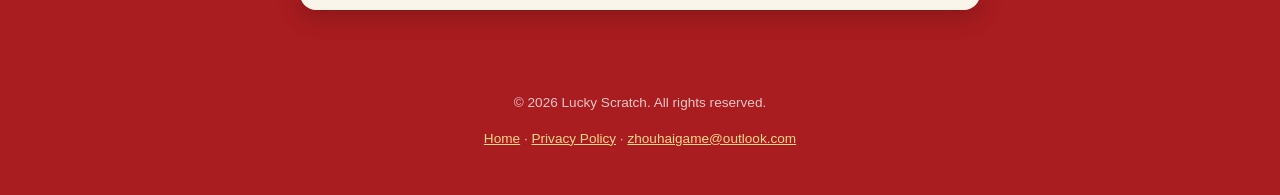
<file: support.html>
<!DOCTYPE html>
<html lang="en">
<head>
  <meta charset="UTF-8">
  <meta name="viewport" content="width=device-width, initial-scale=1">
  <meta name="description" content="Technical support for Lucky Scratch iOS app. Contact, FAQ, and troubleshooting.">
  <title>Support — Lucky Scratch</title>
  <link rel="stylesheet" href="css/site.css">
  <link rel="canonical" href="https://swiftzhou.github.io/lucky-scratch-privacy/support.html">
</head>
<body>
  <header class="site-header">
    <p class="logo">Lucky Scratch</p>
    <p class="tagline">Technical Support</p>
    <nav class="site-nav" aria-label="Site">
      <a href="./">Home</a>
      <a href="support.html">Support</a>
      <a href="privacy/">Privacy Policy</a>
    </nav>
  </header>

  <main>
    <article class="card">
      <h1>Technical Support</h1>
      <p class="meta"><strong>App:</strong> Lucky Scratch &nbsp;|&nbsp; <strong>Version:</strong> 1.0 &nbsp;|&nbsp; <strong>Platform:</strong> iOS</p>

      <p>
        Need help with Lucky Scratch? We're here to assist with gameplay questions, technical issues,
        privacy requests, and general feedback about the App.
      </p>

      <h2>Contact us</h2>
      <table class="info-table">
        <tr>
          <th>Support email</th>
          <td><a href="mailto:zhouhaigame@outlook.com">zhouhaigame@outlook.com</a></td>
        </tr>
        <tr>
          <th>App name</th>
          <td>Lucky Scratch</td>
        </tr>
        <tr>
          <th>Bundle ID</th>
          <td><code>com.zhouhai.SandArtASMR</code></td>
        </tr>
        <tr>
          <th>Response time</th>
          <td>We aim to reply within 3–5 business days.</td>
        </tr>
      </table>

      <p>When contacting support, please include your <strong>iOS version</strong>, <strong>device model</strong>, and <strong>App version</strong> (shown in Settings inside the App) so we can help faster.</p>

      <h2>Frequently asked questions</h2>

      <h3>Is Lucky Scratch real-money gambling?</h3>
      <p>
        <strong>No.</strong> Lucky Scratch uses virtual coins only. Coins and prizes have no cash value and cannot be redeemed for real money or physical items. The App is for entertainment only.
      </p>

      <h3>How do I get more coins?</h3>
      <p>
        Win coins by scratching tickets, or claim your <strong>daily free Classic Match ticket</strong> from the home screen (one per calendar day). Version 1.0 does not include real-money purchases.
      </p>

      <h3>How do I turn off sound or vibration?</h3>
      <p>
        Open <strong>Settings</strong> from the home screen (gear icon). Toggle <strong>Sound Effects</strong> and <strong>Haptic Feedback</strong> on or off.
      </p>

      <h3>Will my progress be saved?</h3>
      <p>
        Yes. Your coin balance, statistics, and preferences are saved <strong>locally on your device</strong>.
        Uninstalling the App will remove this data. We do not offer cloud backup in version 1.0.
      </p>

      <h3>Does the App collect my personal data?</h3>
      <p>
        Version 1.0 does not require an account and does not upload gameplay data to our servers.
        See our <a href="privacy/">Privacy Policy</a> for full details.
      </p>

      <h3>How do I report a bug?</h3>
      <p>
        Email <a href="mailto:zhouhaigame@outlook.com">zhouhaigame@outlook.com</a> with steps to reproduce the issue and, if possible, a screen recording.
      </p>

      <h2>Related links</h2>
      <div class="btn-row">
        <a class="btn btn-secondary" href="./">Marketing / App Info</a>
        <a class="btn btn-secondary" href="privacy/">Privacy Policy</a>
        <a class="btn btn-primary" href="mailto:zhouhaigame@outlook.com">Email Support</a>
      </div>
    </article>
  </main>

  <footer class="site-footer">
    <p>&copy; 2026 Lucky Scratch. All rights reserved.</p>
    <p>
      <a href="./">Home</a> &middot;
      <a href="privacy/">Privacy Policy</a> &middot;
      <a href="mailto:zhouhaigame@outlook.com">zhouhaigame@outlook.com</a>
    </p>
  </footer>
</body>
</html>
</file>
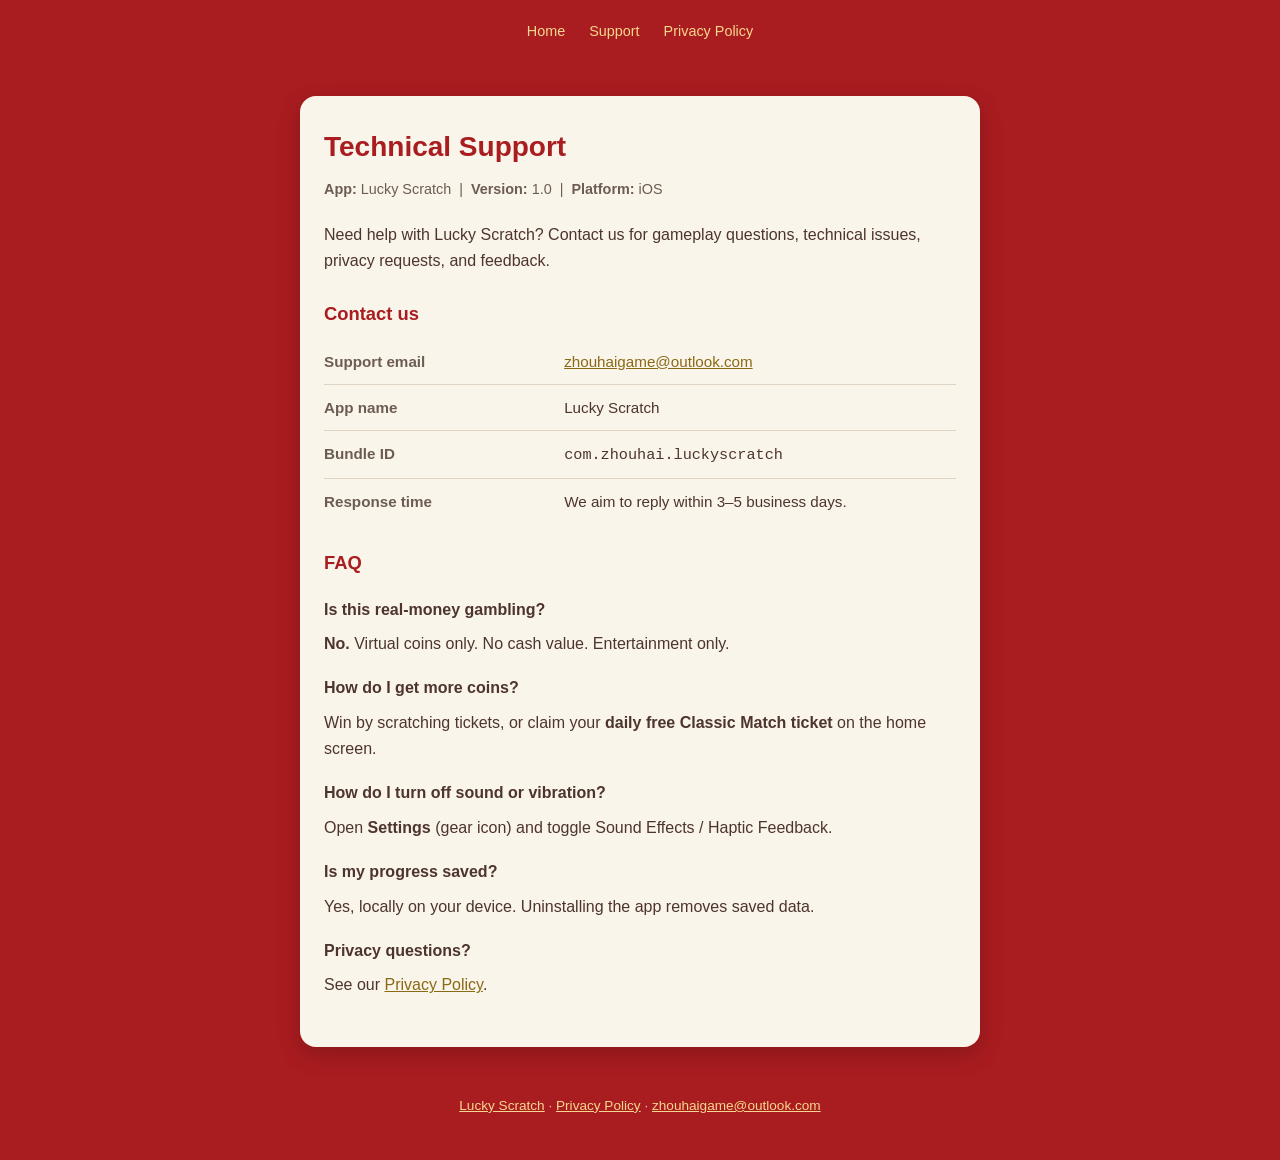
<file: docs/support.html>
<!DOCTYPE html>
<html lang="en">
<head>
  <meta charset="UTF-8">
  <meta http-equiv="refresh" content="0; url=privacy/support.html">
  <link rel="canonical" href="https://swiftzhou.github.io/lucky-scratch-privacy/privacy/support.html">
  <title>Redirecting to Support — Lucky Scratch</title>
</head>
<body>
  <p><a href="privacy/support.html">Technical Support — Lucky Scratch</a></p>
</body>
</html>
</file>
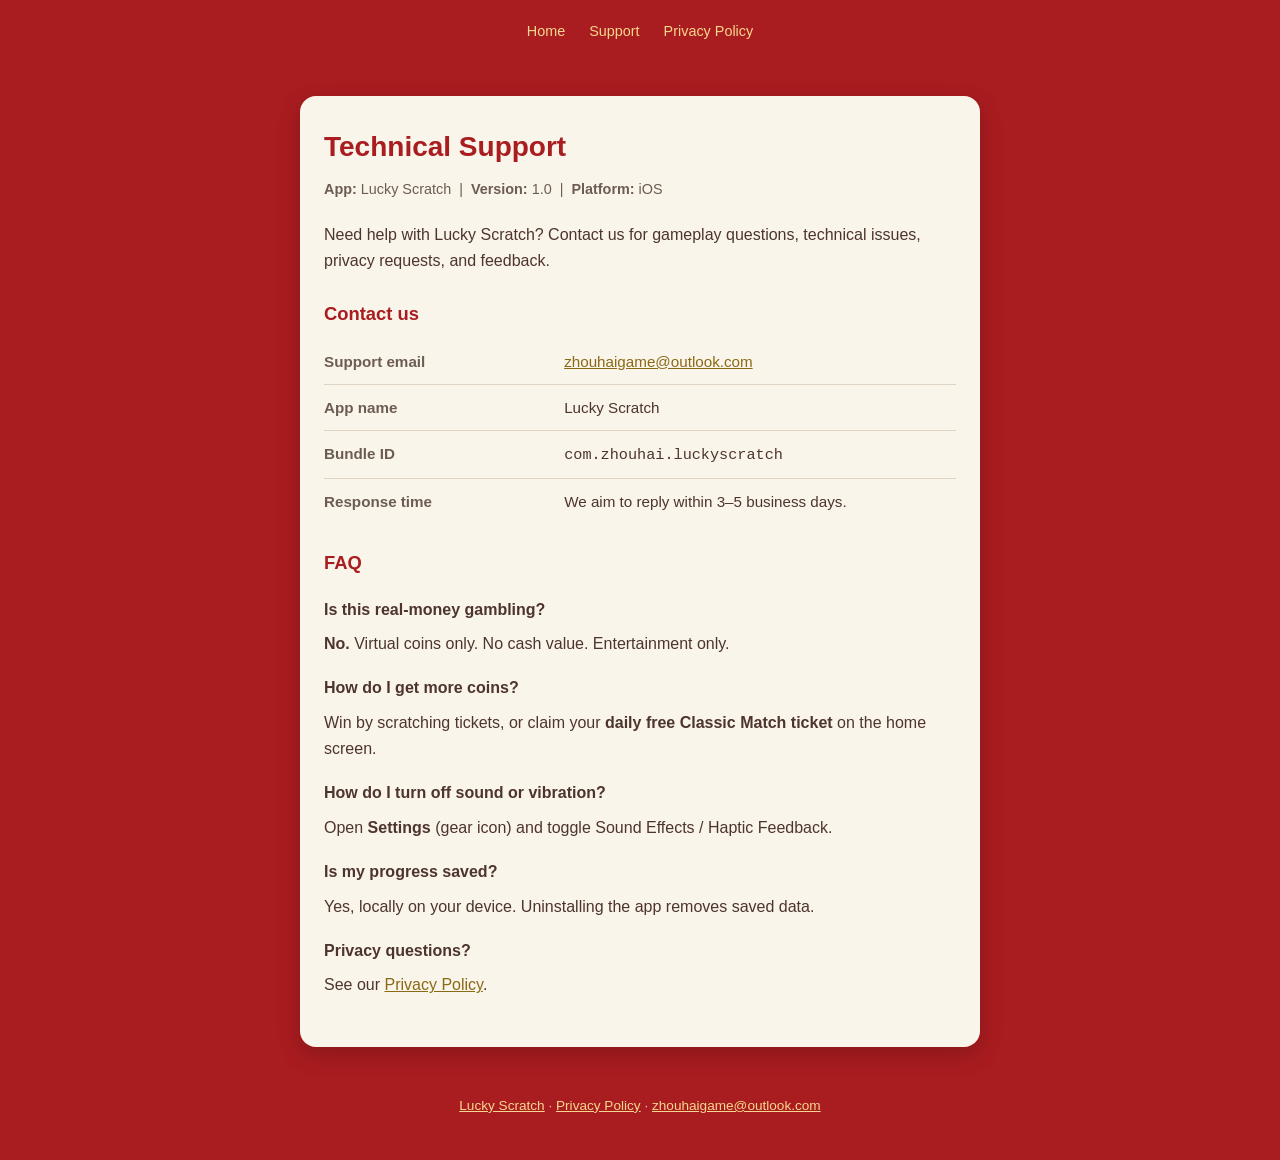
<file: docs/privacy/support.html>
<!DOCTYPE html>
<html lang="en">
<head>
  <meta charset="UTF-8">
  <meta name="viewport" content="width=device-width, initial-scale=1">
  <meta name="description" content="Technical support for Lucky Scratch iOS app.">
  <title>Support — Lucky Scratch</title>
  <link rel="canonical" href="https://swiftzhou.github.io/lucky-scratch-privacy/privacy/support.html">
  <style>
    :root { --bg:#A91C1F; --paper:#F9F5EB; --text:#4E342E; --muted:#6D5C52; --gold:#D4AF37; }
    * { box-sizing:border-box; }
    body { margin:0; font-family:-apple-system,BlinkMacSystemFont,"Segoe UI",Roboto,Helvetica,Arial,sans-serif; font-size:16px; line-height:1.65; color:var(--text); background:var(--bg); }
    main { max-width:720px; margin:0 auto; padding:32px 20px 48px; }
    article { background:var(--paper); border-radius:16px; padding:28px 24px 36px; box-shadow:0 8px 24px rgba(0,0,0,.18); }
    h1 { margin:0 0 8px; font-size:1.75rem; color:var(--bg); }
    h2 { margin:24px 0 10px; font-size:1.15rem; color:var(--bg); }
    h3 { margin:18px 0 8px; font-size:1rem; }
    p,li { margin:0 0 12px; }
    a { color:#8B6914; }
    .meta { margin:0 0 20px; font-size:.9rem; color:var(--muted); }
    .nav { text-align:center; padding:20px; font-size:.9rem; }
    .nav a { color:#F5D78E; margin:0 10px; text-decoration:none; font-weight:500; }
    table { width:100%; border-collapse:collapse; font-size:.95rem; }
    th,td { text-align:left; padding:10px 0; border-bottom:1px solid #E0D5C5; vertical-align:top; }
    th { width:38%; color:var(--muted); font-weight:600; padding-right:12px; }
    tr:last-child th, tr:last-child td { border-bottom:none; }
    .footer { text-align:center; padding:0 20px 32px; font-size:.85rem; color:rgba(255,255,255,.75); }
    .footer a { color:#F5D78E; }
  </style>
</head>
<body>
  <nav class="nav" aria-label="Site">
    <a href="../">Home</a>
    <a href="support.html">Support</a>
    <a href="./">Privacy Policy</a>
  </nav>
  <main>
    <article>
      <h1>Technical Support</h1>
      <p class="meta"><strong>App:</strong> Lucky Scratch &nbsp;|&nbsp; <strong>Version:</strong> 1.0 &nbsp;|&nbsp; <strong>Platform:</strong> iOS</p>
      <p>Need help with Lucky Scratch? Contact us for gameplay questions, technical issues, privacy requests, and feedback.</p>
      <h2>Contact us</h2>
      <table>
        <tr><th>Support email</th><td><a href="mailto:zhouhaigame@outlook.com">zhouhaigame@outlook.com</a></td></tr>
        <tr><th>App name</th><td>Lucky Scratch</td></tr>
        <tr><th>Bundle ID</th><td><code>com.zhouhai.luckyscratch</code></td></tr>
        <tr><th>Response time</th><td>We aim to reply within 3–5 business days.</td></tr>
      </table>
      <h2>FAQ</h2>
      <h3>Is this real-money gambling?</h3>
      <p><strong>No.</strong> Virtual coins only. No cash value. Entertainment only.</p>
      <h3>How do I get more coins?</h3>
      <p>Win by scratching tickets, or claim your <strong>daily free Classic Match ticket</strong> on the home screen.</p>
      <h3>How do I turn off sound or vibration?</h3>
      <p>Open <strong>Settings</strong> (gear icon) and toggle Sound Effects / Haptic Feedback.</p>
      <h3>Is my progress saved?</h3>
      <p>Yes, locally on your device. Uninstalling the app removes saved data.</p>
      <h3>Privacy questions?</h3>
      <p>See our <a href="./">Privacy Policy</a>.</p>
    </article>
  </main>
  <footer class="footer">
    <p><a href="../">Lucky Scratch</a> · <a href="./">Privacy Policy</a> · <a href="mailto:zhouhaigame@outlook.com">zhouhaigame@outlook.com</a></p>
  </footer>
</body>
</html>
</file>
<file: css/site.css>
:root {
  --bg: #A91C1F;
  --paper: #F9F5EB;
  --text: #4E342E;
  --muted: #6D5C52;
  --gold: #D4AF37;
  --gold-light: #F5D78E;
  --deep-red: #7A1218;
}

* { box-sizing: border-box; }

body {
  margin: 0;
  font-family: -apple-system, BlinkMacSystemFont, "Segoe UI", Roboto, Helvetica, Arial, sans-serif;
  font-size: 16px;
  line-height: 1.65;
  color: var(--text);
  background: var(--bg);
}

a { color: #8B6914; }

.site-header {
  text-align: center;
  padding: 40px 20px 24px;
  color: #fff;
}

.site-header .logo {
  font-size: 2rem;
  font-weight: 800;
  letter-spacing: -0.02em;
  margin: 0 0 8px;
  color: var(--gold-light);
}

.site-header .tagline {
  margin: 0;
  font-size: 1.05rem;
  opacity: 0.92;
  max-width: 520px;
  margin-inline: auto;
}

main {
  max-width: 720px;
  margin: 0 auto;
  padding: 0 20px 48px;
}

.card {
  background: var(--paper);
  border-radius: 16px;
  padding: 28px 24px 32px;
  box-shadow: 0 8px 24px rgba(0, 0, 0, 0.18);
  margin-bottom: 20px;
}

.card h1 {
  margin: 0 0 8px;
  font-size: 1.75rem;
  color: var(--bg);
}

.card h2 {
  margin: 24px 0 10px;
  font-size: 1.15rem;
  color: var(--bg);
}

.card h2:first-of-type { margin-top: 0; }

.card p, .card li { margin: 0 0 12px; }

.card ul { margin: 0 0 12px; padding-left: 1.25rem; }

.meta {
  margin: 0 0 20px;
  font-size: 0.9rem;
  color: var(--muted);
}

.notice {
  border-left: 4px solid var(--gold);
  padding: 12px 14px;
  margin: 16px 0;
  background: rgba(212, 175, 55, 0.12);
  border-radius: 0 8px 8px 0;
}

.feature-grid {
  display: grid;
  grid-template-columns: 1fr;
  gap: 12px;
  margin: 16px 0 0;
}

@media (min-width: 540px) {
  .feature-grid { grid-template-columns: 1fr 1fr; }
}

.feature {
  background: rgba(169, 28, 31, 0.06);
  border-radius: 12px;
  padding: 14px 16px;
}

.feature strong {
  display: block;
  margin-bottom: 4px;
  color: var(--bg);
}

.btn-row {
  display: flex;
  flex-wrap: wrap;
  gap: 10px;
  margin-top: 20px;
}

.btn {
  display: inline-block;
  padding: 10px 18px;
  border-radius: 10px;
  font-weight: 600;
  font-size: 0.95rem;
  text-decoration: none;
  border: 1.5px solid var(--gold);
}

.btn-primary {
  background: var(--deep-red);
  color: var(--gold-light) !important;
}

.btn-secondary {
  background: transparent;
  color: var(--bg) !important;
}

.site-footer {
  text-align: center;
  padding: 0 20px 32px;
  font-size: 0.85rem;
  color: rgba(255, 255, 255, 0.75);
}

.site-footer a {
  color: var(--gold-light);
}

.site-nav {
  display: flex;
  flex-wrap: wrap;
  justify-content: center;
  gap: 16px;
  margin-top: 12px;
}

.site-nav a {
  color: var(--gold-light);
  text-decoration: none;
  font-size: 0.9rem;
  font-weight: 500;
}

.site-nav a:hover { text-decoration: underline; }

.info-table {
  width: 100%;
  border-collapse: collapse;
  font-size: 0.95rem;
}

.info-table th,
.info-table td {
  text-align: left;
  padding: 10px 0;
  border-bottom: 1px solid #E0D5C5;
  vertical-align: top;
}

.info-table th {
  width: 38%;
  color: var(--muted);
  font-weight: 600;
  padding-right: 12px;
}

.info-table tr:last-child th,
.info-table tr:last-child td { border-bottom: none; }
</file>
<file: docs/css/site.css>
:root {
  --bg: #A91C1F;
  --paper: #F9F5EB;
  --text: #4E342E;
  --muted: #6D5C52;
  --gold: #D4AF37;
  --gold-light: #F5D78E;
  --deep-red: #7A1218;
}

* { box-sizing: border-box; }

body {
  margin: 0;
  font-family: -apple-system, BlinkMacSystemFont, "Segoe UI", Roboto, Helvetica, Arial, sans-serif;
  font-size: 16px;
  line-height: 1.65;
  color: var(--text);
  background: var(--bg);
}

a { color: #8B6914; }

.site-header {
  text-align: center;
  padding: 40px 20px 24px;
  color: #fff;
}

.site-header .logo {
  font-size: 2rem;
  font-weight: 800;
  letter-spacing: -0.02em;
  margin: 0 0 8px;
  color: var(--gold-light);
}

.site-header .tagline {
  margin: 0;
  font-size: 1.05rem;
  opacity: 0.92;
  max-width: 520px;
  margin-inline: auto;
}

main {
  max-width: 720px;
  margin: 0 auto;
  padding: 0 20px 48px;
}

.card {
  background: var(--paper);
  border-radius: 16px;
  padding: 28px 24px 32px;
  box-shadow: 0 8px 24px rgba(0, 0, 0, 0.18);
  margin-bottom: 20px;
}

.card h1 {
  margin: 0 0 8px;
  font-size: 1.75rem;
  color: var(--bg);
}

.card h2 {
  margin: 24px 0 10px;
  font-size: 1.15rem;
  color: var(--bg);
}

.card h2:first-of-type { margin-top: 0; }

.card p, .card li { margin: 0 0 12px; }

.card ul { margin: 0 0 12px; padding-left: 1.25rem; }

.meta {
  margin: 0 0 20px;
  font-size: 0.9rem;
  color: var(--muted);
}

.notice {
  border-left: 4px solid var(--gold);
  padding: 12px 14px;
  margin: 16px 0;
  background: rgba(212, 175, 55, 0.12);
  border-radius: 0 8px 8px 0;
}

.feature-grid {
  display: grid;
  grid-template-columns: 1fr;
  gap: 12px;
  margin: 16px 0 0;
}

@media (min-width: 540px) {
  .feature-grid { grid-template-columns: 1fr 1fr; }
}

.feature {
  background: rgba(169, 28, 31, 0.06);
  border-radius: 12px;
  padding: 14px 16px;
}

.feature strong {
  display: block;
  margin-bottom: 4px;
  color: var(--bg);
}

.btn-row {
  display: flex;
  flex-wrap: wrap;
  gap: 10px;
  margin-top: 20px;
}

.btn {
  display: inline-block;
  padding: 10px 18px;
  border-radius: 10px;
  font-weight: 600;
  font-size: 0.95rem;
  text-decoration: none;
  border: 1.5px solid var(--gold);
}

.btn-primary {
  background: var(--deep-red);
  color: var(--gold-light) !important;
}

.btn-secondary {
  background: transparent;
  color: var(--bg) !important;
}

.site-footer {
  text-align: center;
  padding: 0 20px 32px;
  font-size: 0.85rem;
  color: rgba(255, 255, 255, 0.75);
}

.site-footer a {
  color: var(--gold-light);
}

.site-nav {
  display: flex;
  flex-wrap: wrap;
  justify-content: center;
  gap: 16px;
  margin-top: 12px;
}

.site-nav a {
  color: var(--gold-light);
  text-decoration: none;
  font-size: 0.9rem;
  font-weight: 500;
}

.site-nav a:hover { text-decoration: underline; }

.info-table {
  width: 100%;
  border-collapse: collapse;
  font-size: 0.95rem;
}

.info-table th,
.info-table td {
  text-align: left;
  padding: 10px 0;
  border-bottom: 1px solid #E0D5C5;
  vertical-align: top;
}

.info-table th {
  width: 38%;
  color: var(--muted);
  font-weight: 600;
  padding-right: 12px;
}

.info-table tr:last-child th,
.info-table tr:last-child td { border-bottom: none; }
</file>
